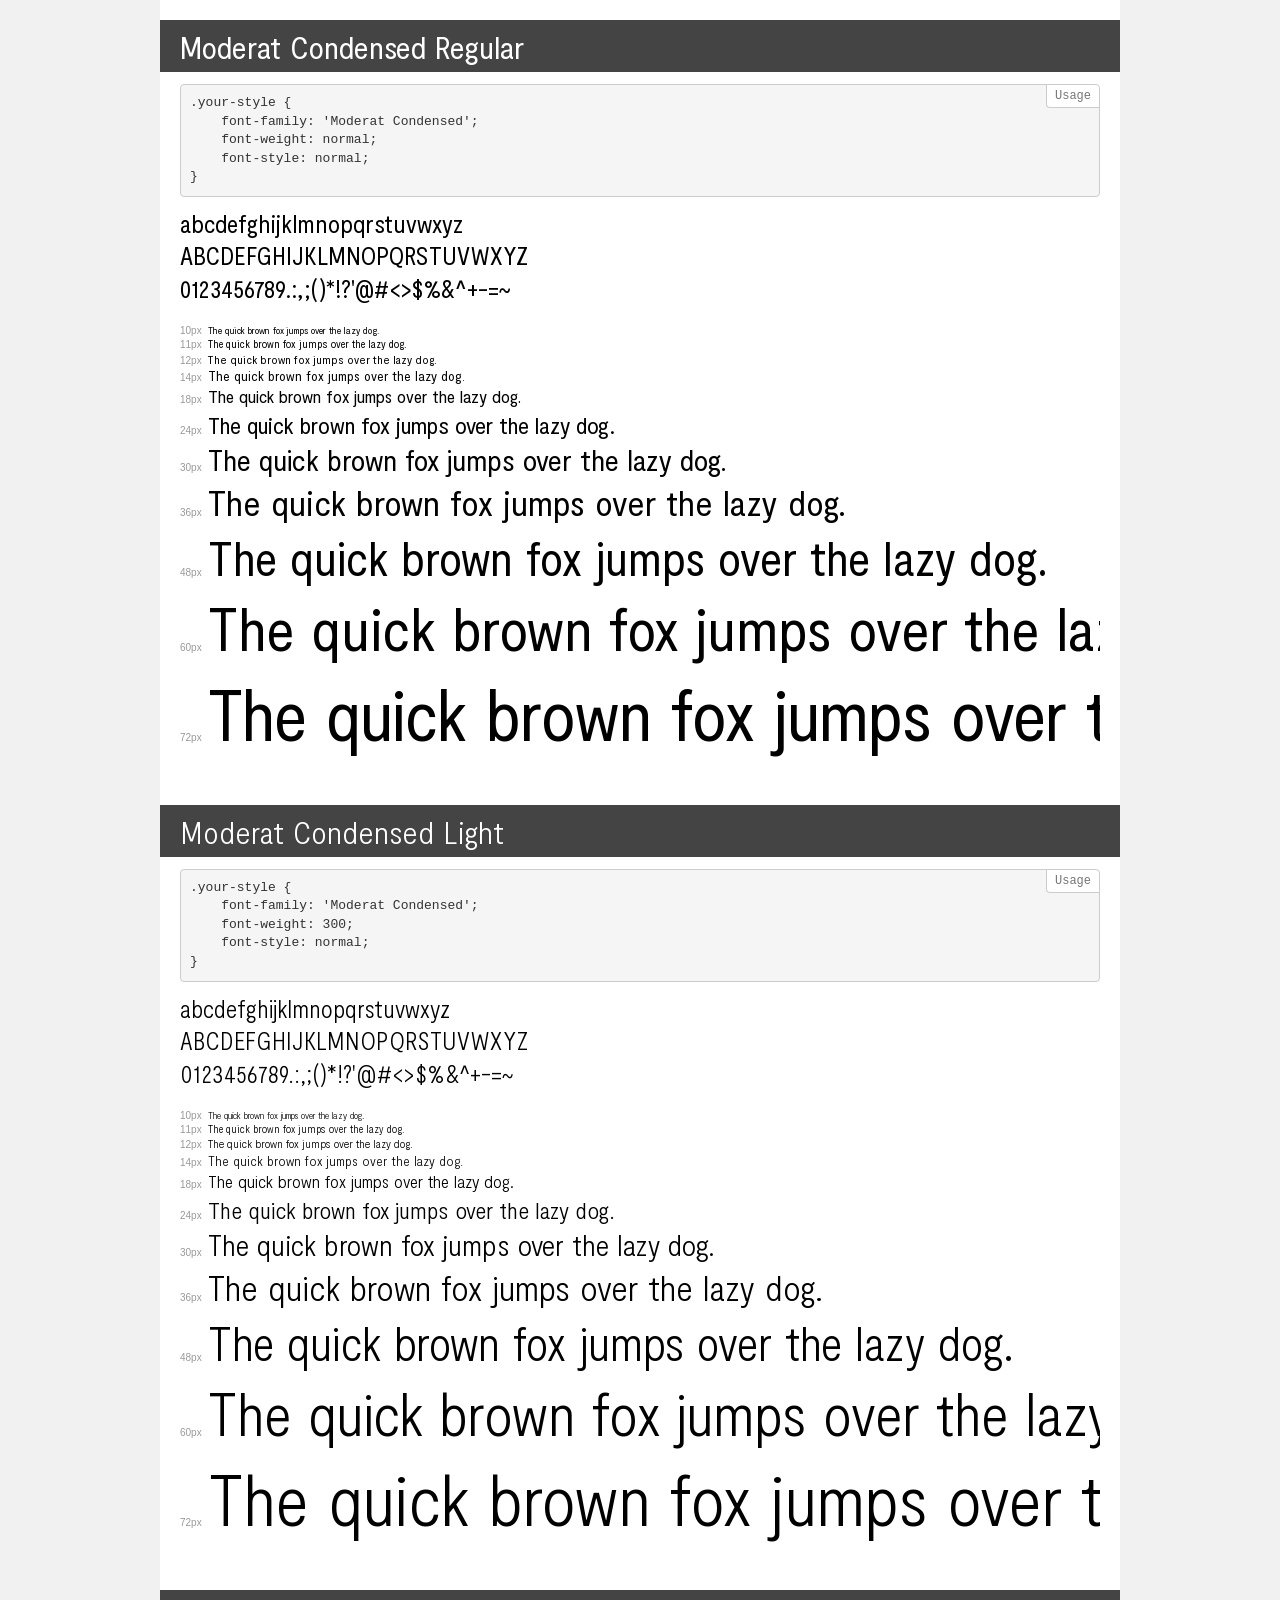
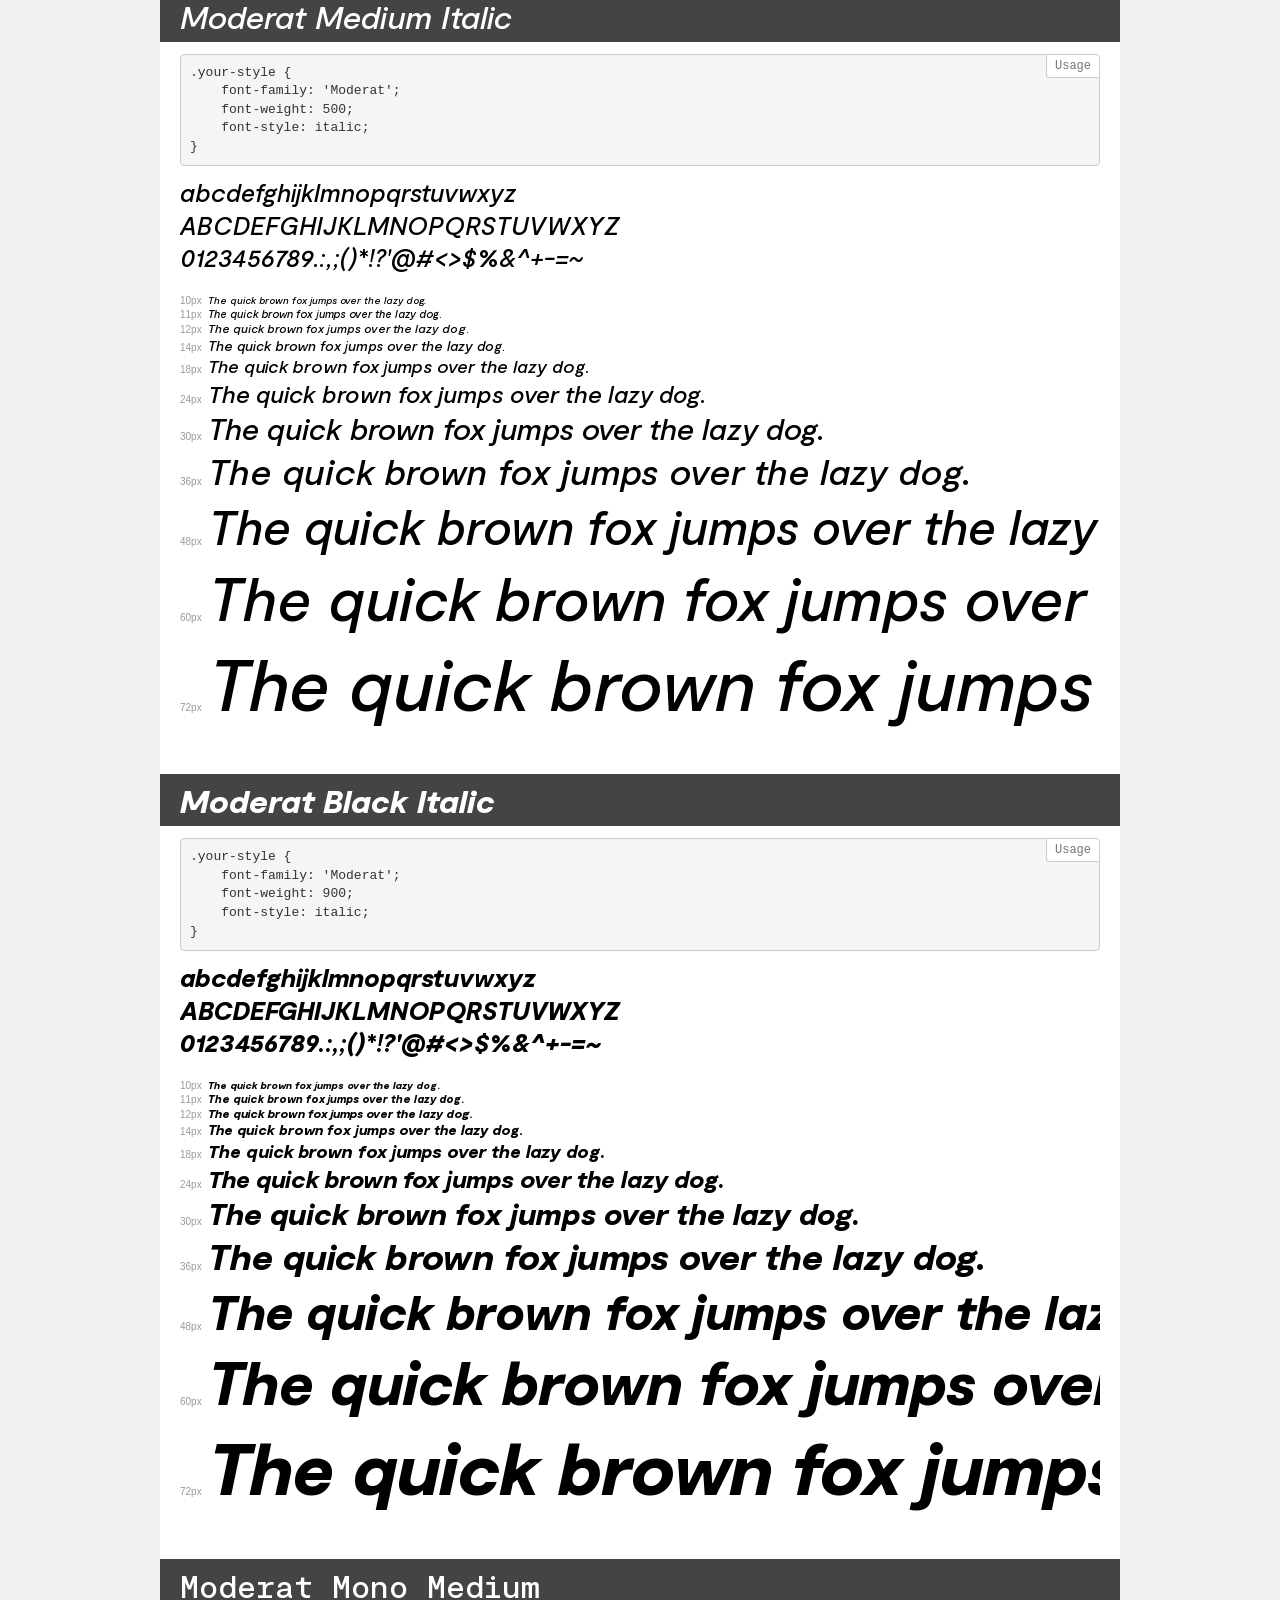
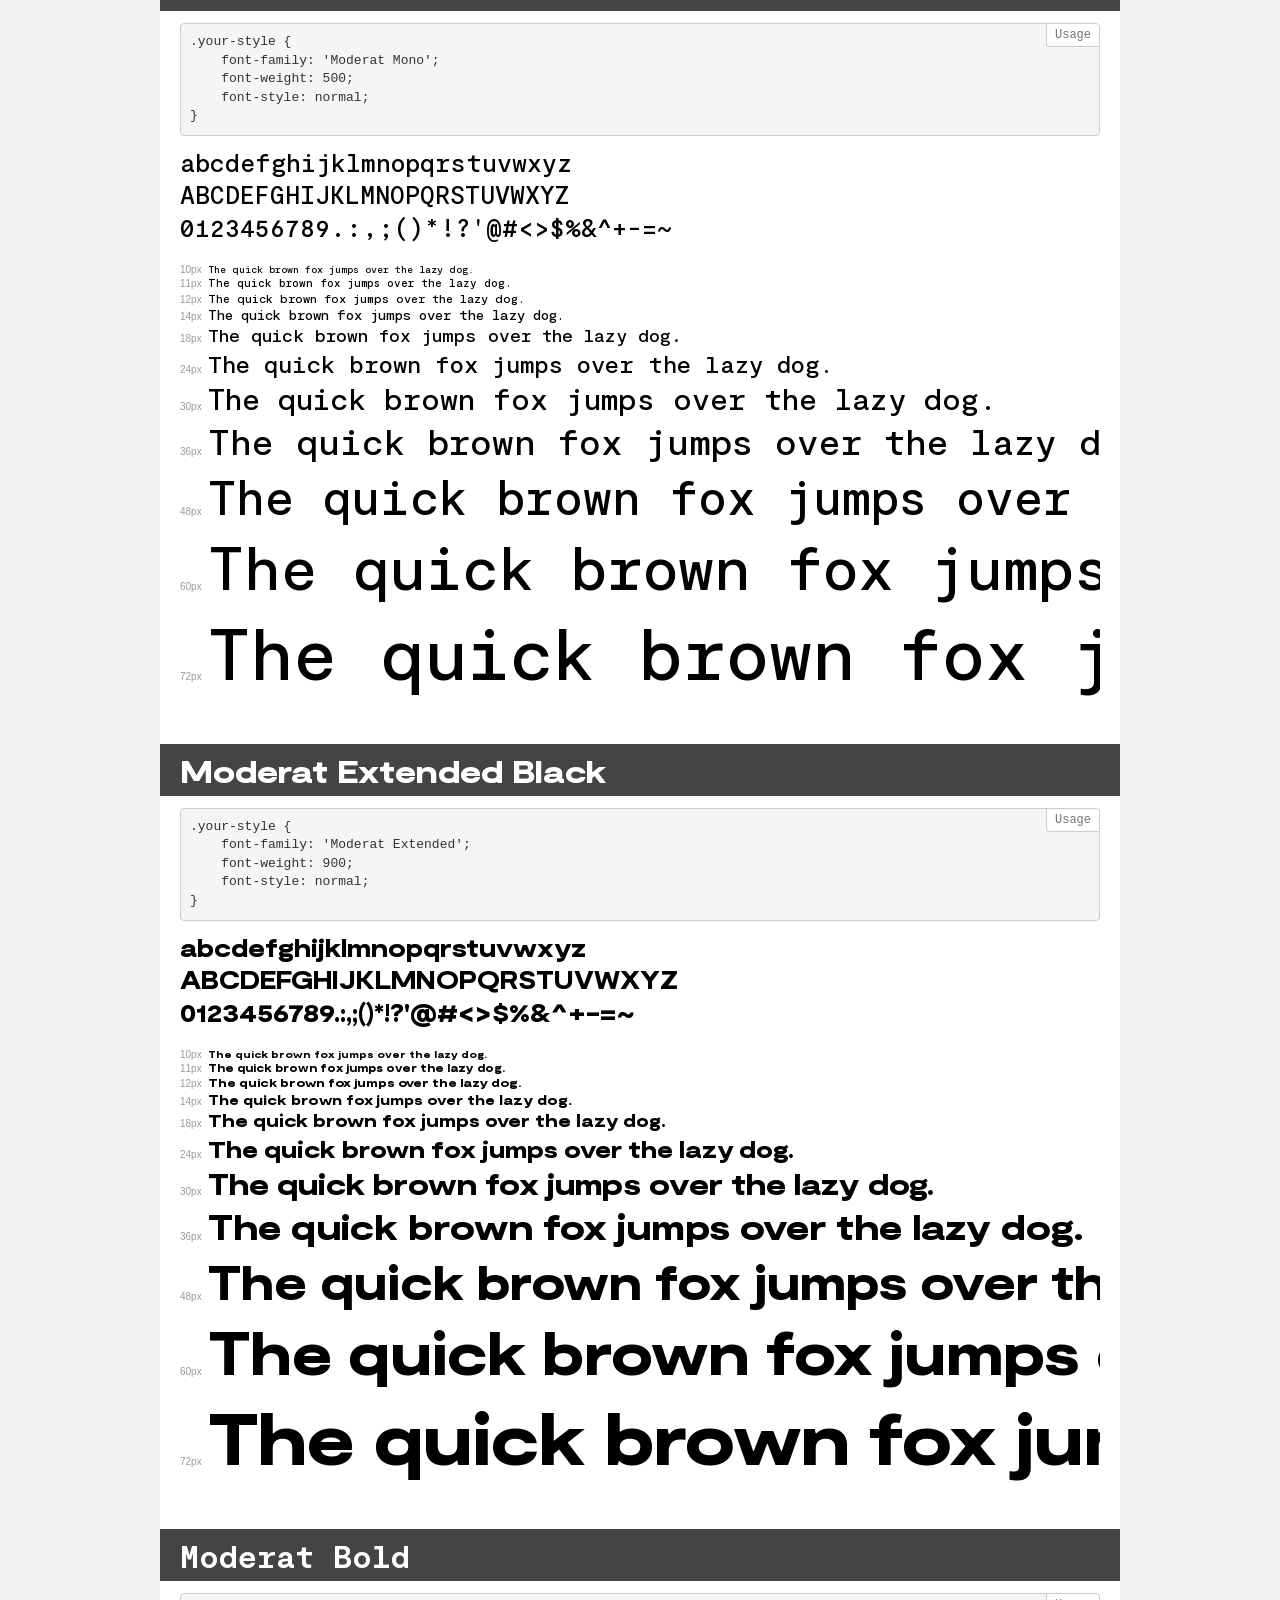
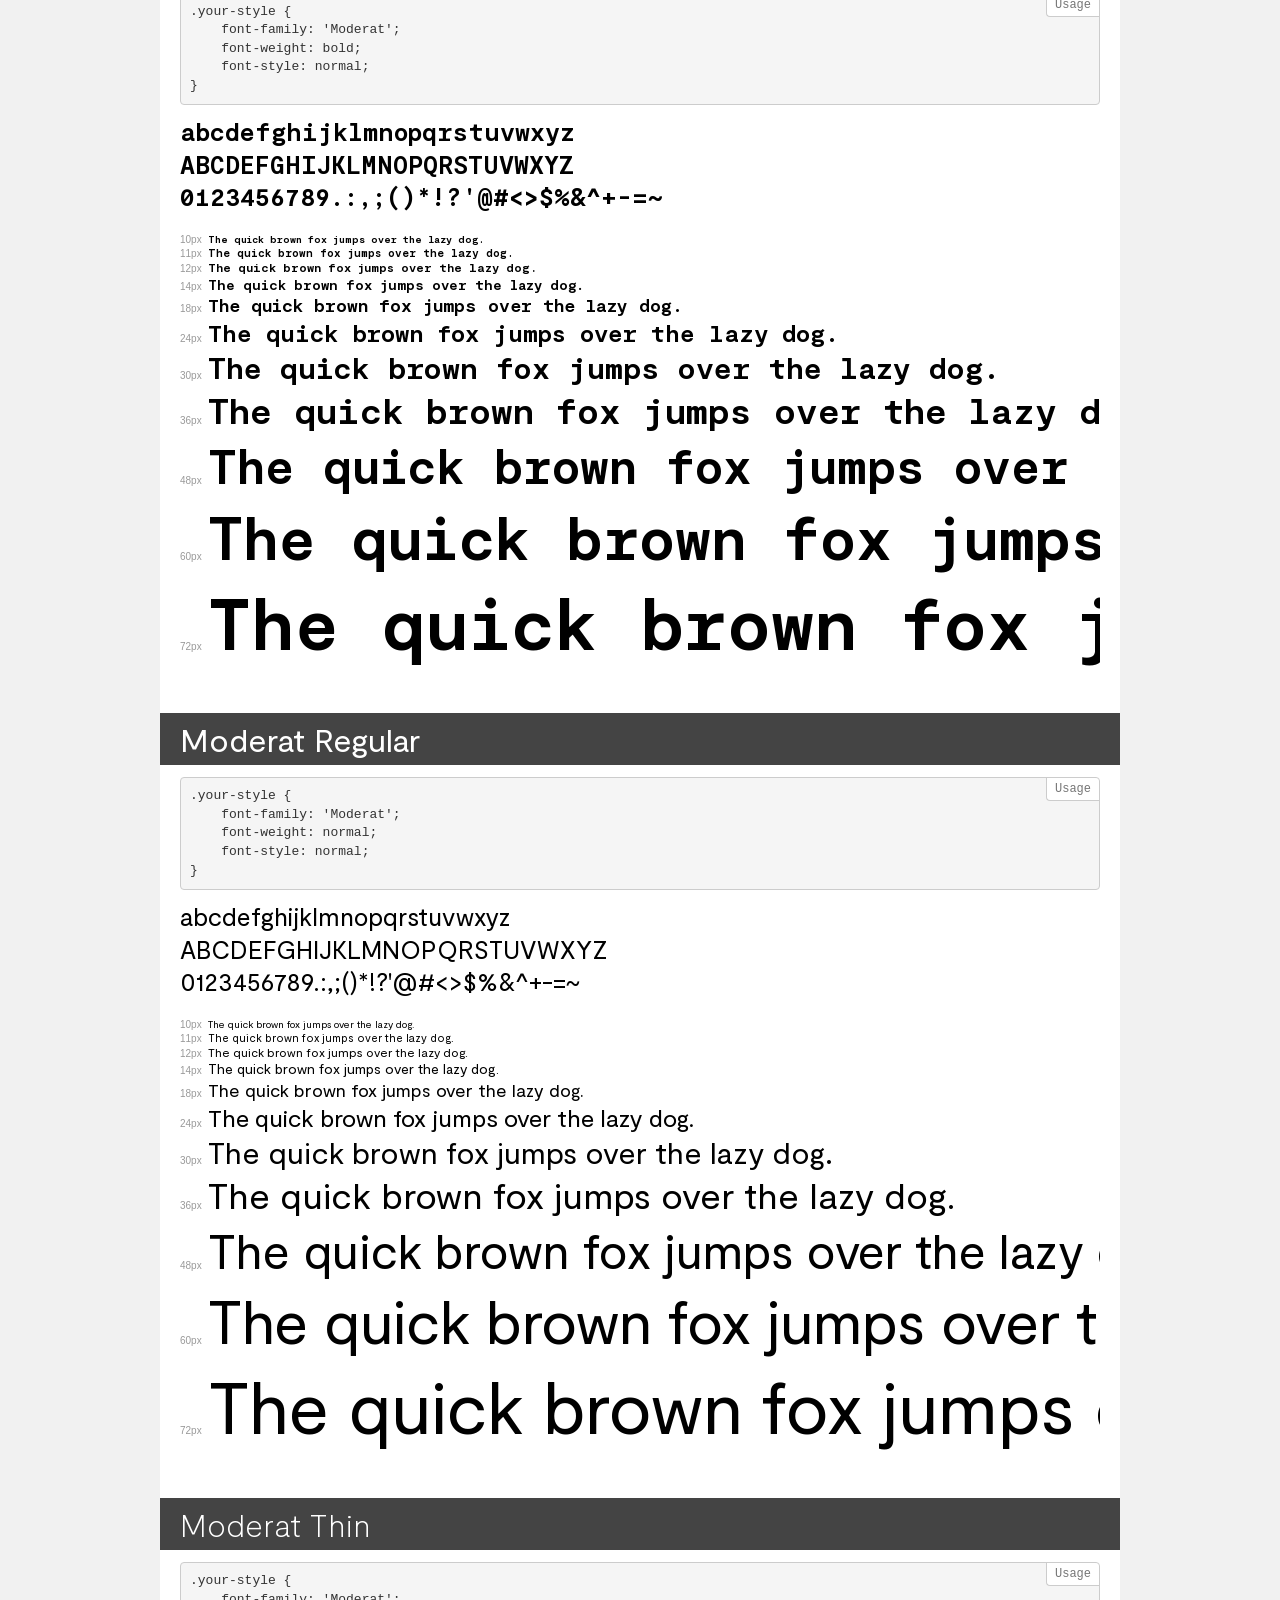
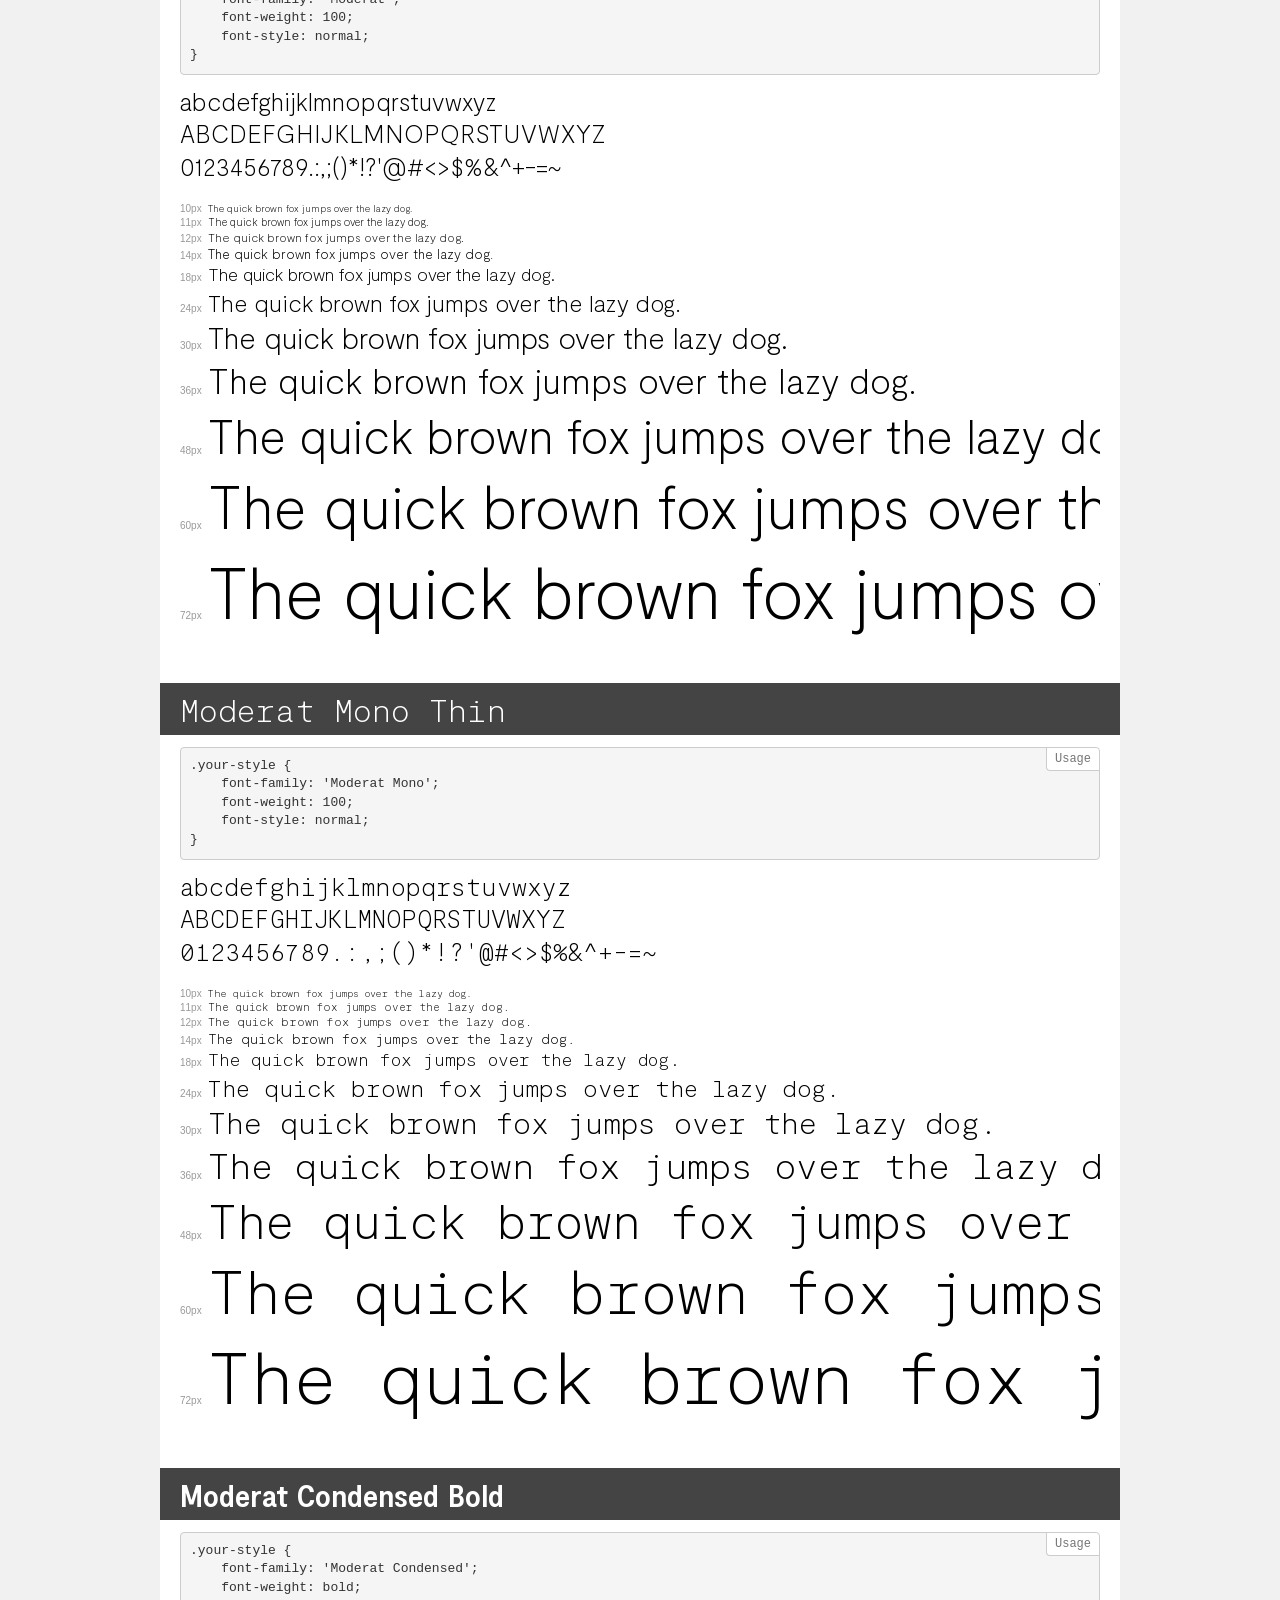
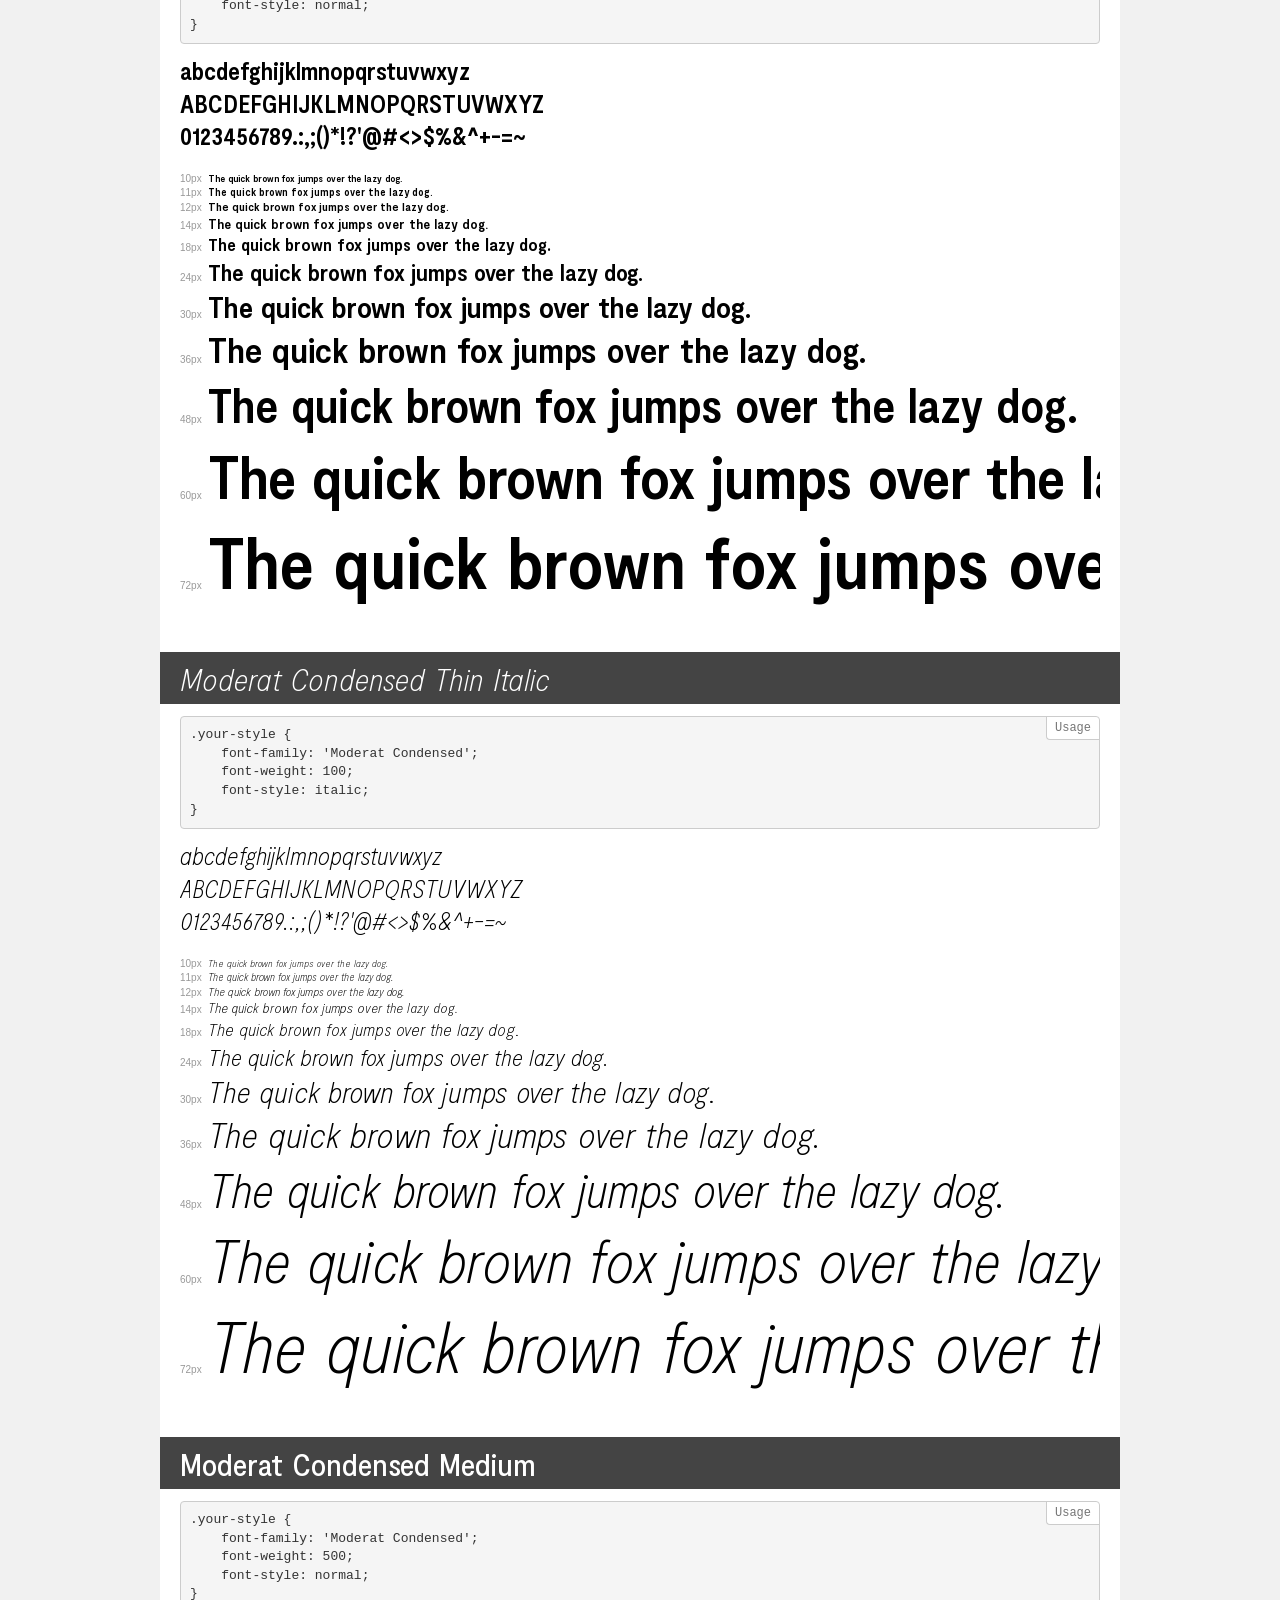
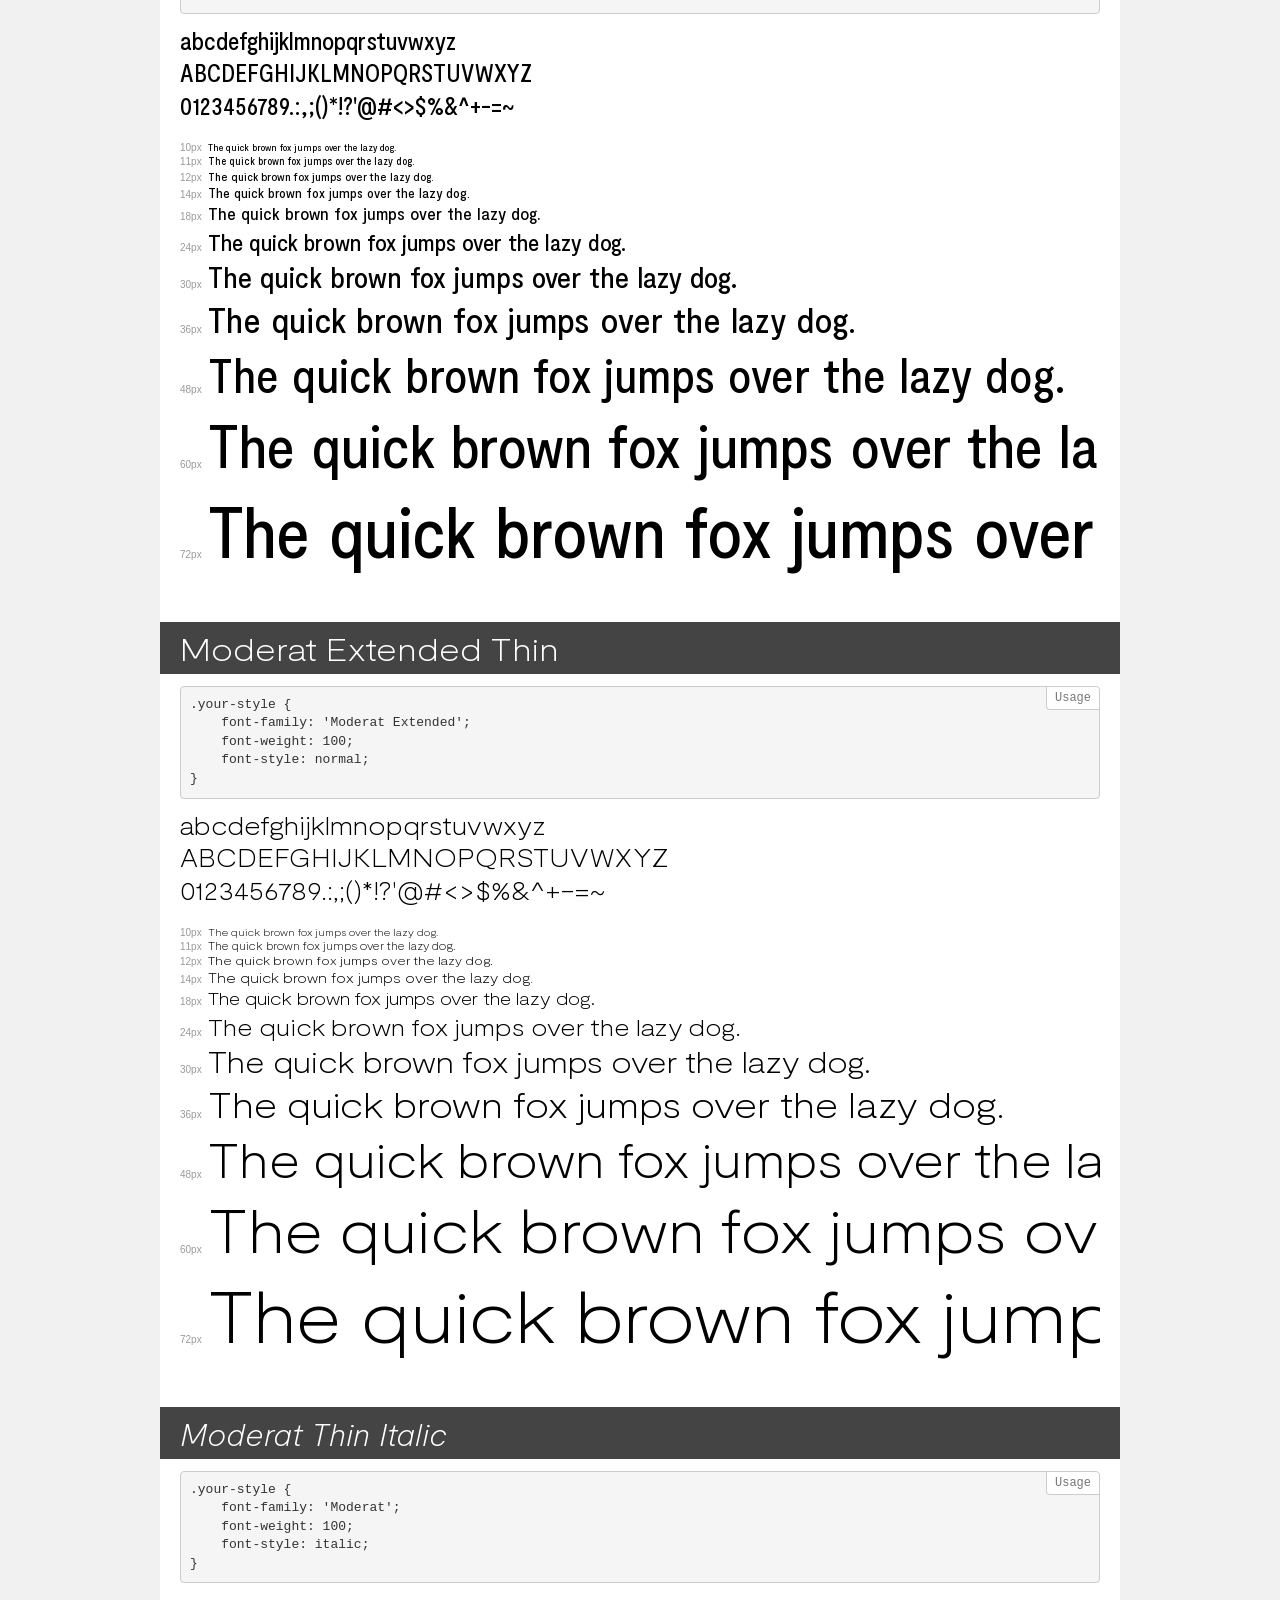
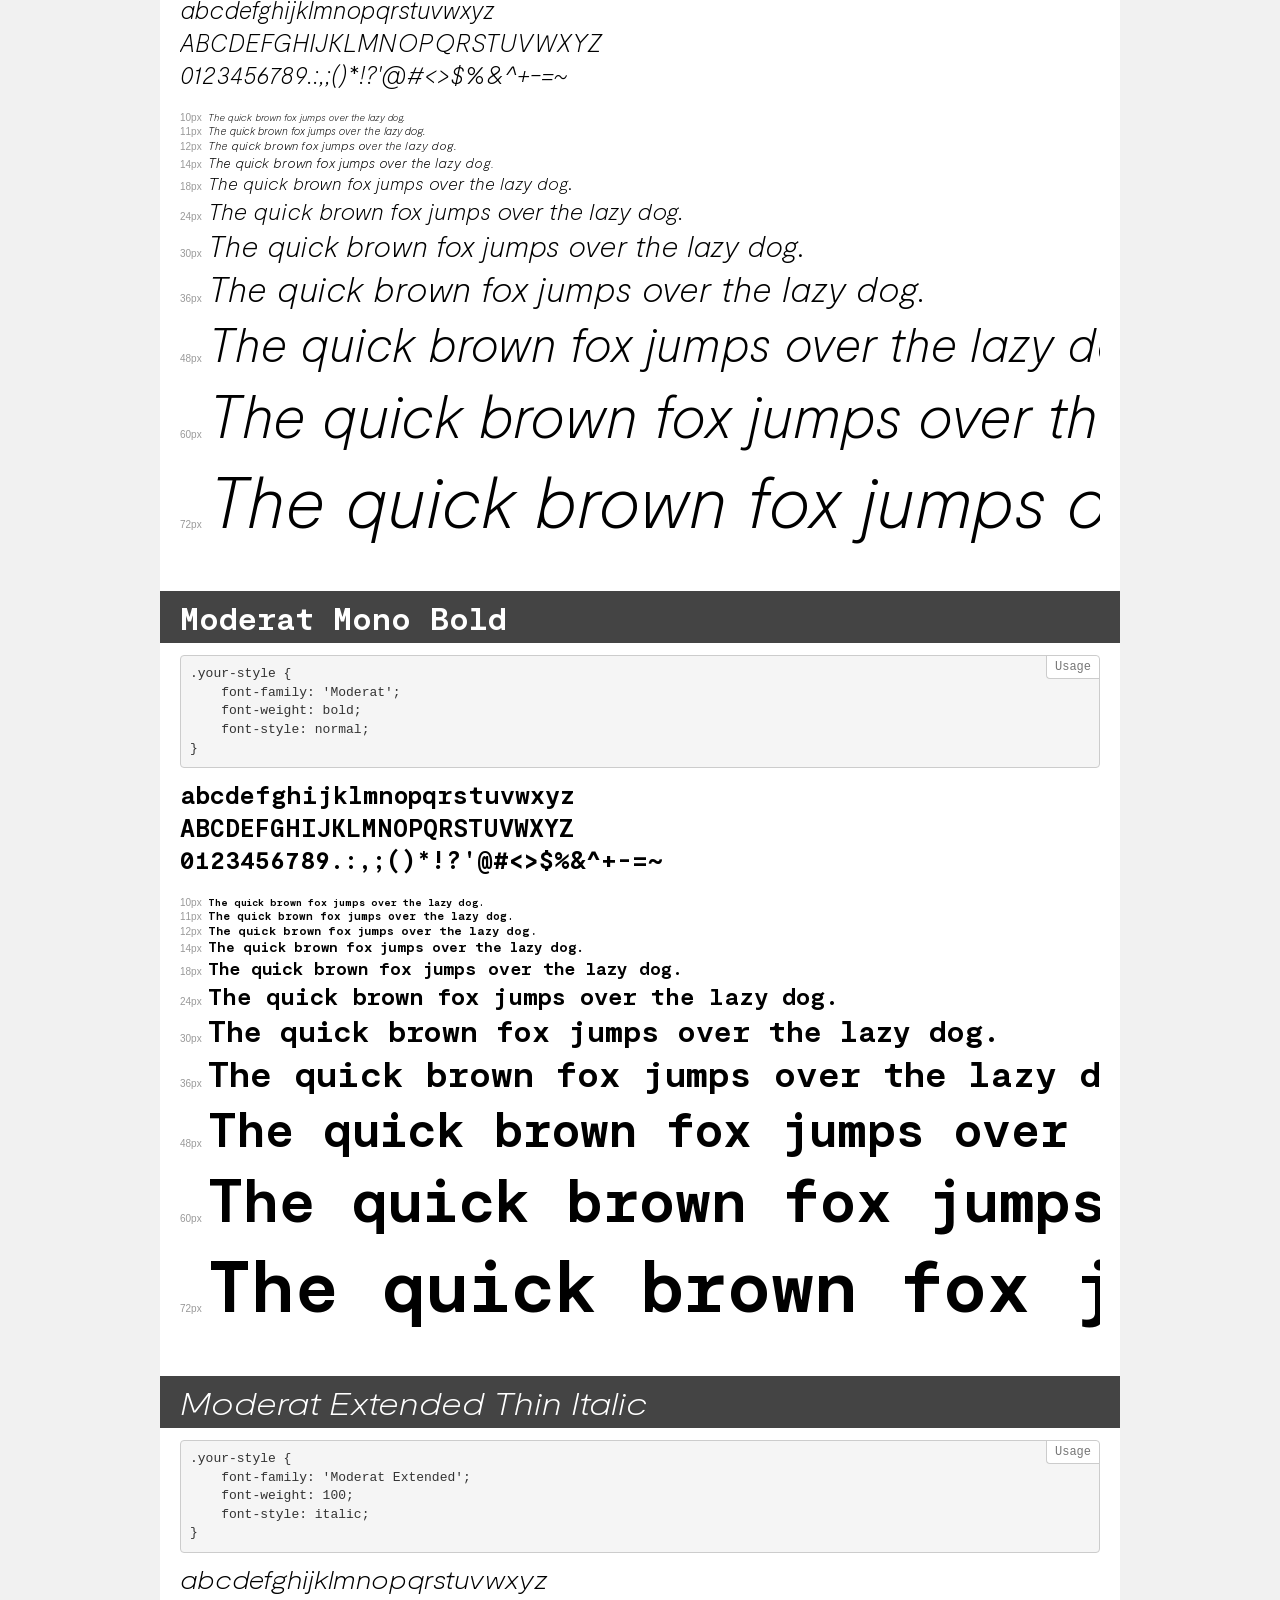
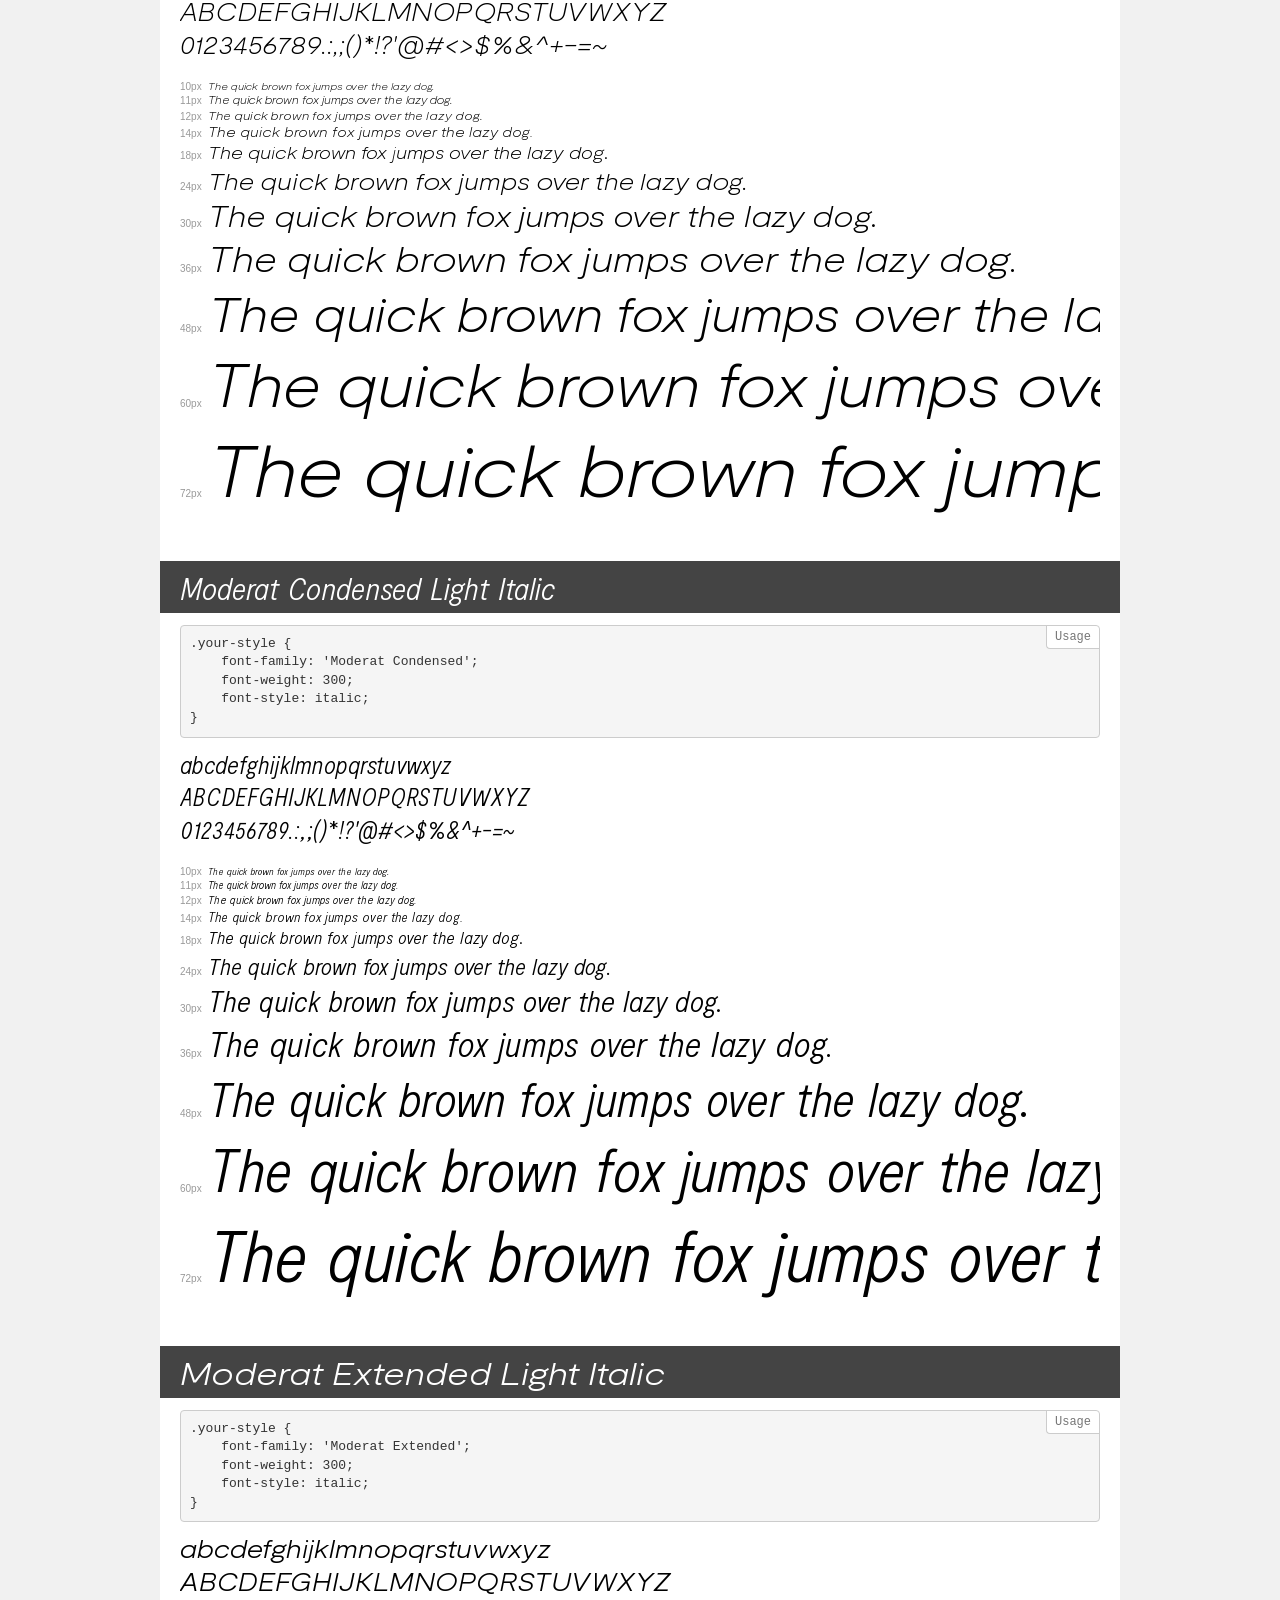
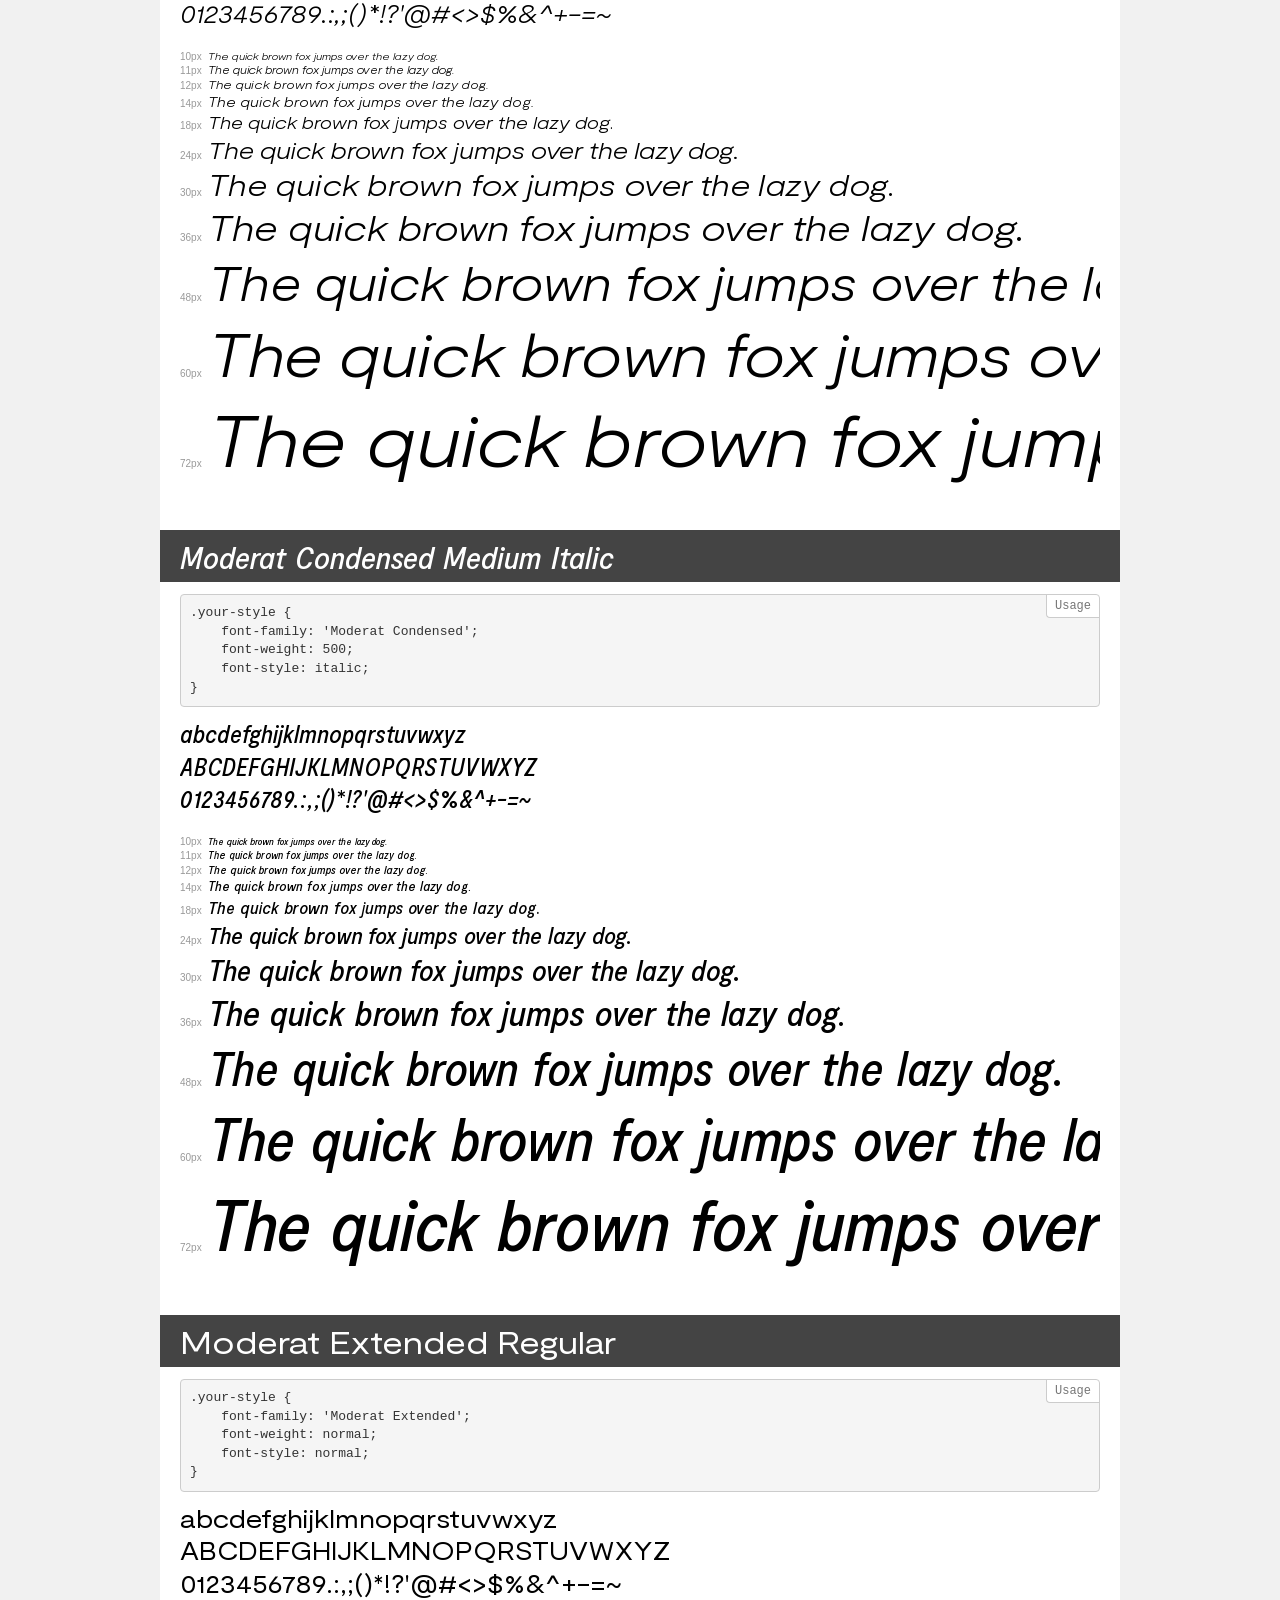
<file: font/demo.html>
<!DOCTYPE html>
<html>
<head>
    <meta charset="utf-8">
    <meta http-equiv="X-UA-Compatible" content="IE=edge">
    <meta name="viewport" content="width=device-width, initial-scale=1">
    <meta name="robots" content="noindex, noarchive">
    <meta name="format-detection" content="telephone=no">
    <title>Transfonter demo</title>
    <link href="stylesheet.css" rel="stylesheet">
    <style>
        /*
        http://meyerweb.com/eric/tools/css/reset/
        v2.0 | 20110126
        License: none (public domain)
        */
        html, body, div, span, applet, object, iframe,
        h1, h2, h3, h4, h5, h6, p, blockquote, pre,
        a, abbr, acronym, address, big, cite, code,
        del, dfn, em, img, ins, kbd, q, s, samp,
        small, strike, strong, sub, sup, tt, var,
        b, u, i, center,
        dl, dt, dd, ol, ul, li,
        fieldset, form, label, legend,
        table, caption, tbody, tfoot, thead, tr, th, td,
        article, aside, canvas, details, embed,
        figure, figcaption, footer, header, hgroup,
        menu, nav, output, ruby, section, summary,
        time, mark, audio, video {
            margin: 0;
            padding: 0;
            border: 0;
            font-size: 100%;
            font: inherit;
            vertical-align: baseline;
        }
        /* HTML5 display-role reset for older browsers */
        article, aside, details, figcaption, figure,
        footer, header, hgroup, menu, nav, section {
            display: block;
        }
        body {
            line-height: 1;
        }
        ol, ul {
            list-style: none;
        }
        blockquote, q {
            quotes: none;
        }
        blockquote:before, blockquote:after,
        q:before, q:after {
            content: '';
            content: none;
        }
        table {
            border-collapse: collapse;
            border-spacing: 0;
        }
        /* common styles */
        body {
            background: #f1f1f1;
            color: #000;
        }
        .page {
            background: #fff;
            width: 920px;
            margin: 0 auto;
            padding: 20px 20px 0 20px;
            overflow: hidden;
        }
        .font-container {
            overflow-x: auto;
            overflow-y: hidden;
            margin-bottom: 40px;
            line-height: 1.3;
            white-space: nowrap;
            padding-bottom: 5px;
        }
        h1 {
            position: relative;
            background: #444;
            font-size: 32px;
            color: #fff;
            padding: 10px 20px;
            margin: 0 -20px 12px -20px;
        }
        .letters {
            font-size: 25px;
            margin-bottom: 20px;
        }
        .s10:before {
            content: '10px';
        }
        .s11:before {
            content: '11px';
        }
        .s12:before {
            content: '12px';
        }
        .s14:before {
            content: '14px';
        }
        .s18:before {
            content: '18px';
        }
        .s24:before {
            content: '24px';
        }
        .s30:before {
            content: '30px';
        }
        .s36:before {
            content: '36px';
        }
        .s48:before {
            content: '48px';
        }
        .s60:before {
            content: '60px';
        }
        .s72:before {
            content: '72px';
        }
        .s10:before, .s11:before, .s12:before, .s14:before,
        .s18:before, .s24:before, .s30:before, .s36:before,
        .s48:before, .s60:before, .s72:before {
            font-family: Arial, sans-serif;
            font-size: 10px;
            font-weight: normal;
            font-style: normal;
            color: #999;
            padding-right: 6px;
        }
        pre {
            display: block;
            position: relative;
            padding: 9px;
            margin: 0 0 10px;
            font-family: Monaco, Menlo, Consolas, "Courier New", monospace !important;
            font-size: 13px;
            line-height: 1.428571429;
            color: #333;
            font-weight: normal !important;
            font-style: normal !important;
            background-color: #f5f5f5;
            border: 1px solid #ccc;
            overflow-x: auto;
            border-radius: 4px;
        }
        pre:after {
            display: block;
            position: absolute;
            right: 0;
            top: 0;
            content: 'Usage';
            line-height: 1;
            padding: 5px 8px;
            font-size: 12px;
            color: #767676;
            background-color: #fff;
            border: 1px solid #ccc;
            border-right: none;
            border-top: none;
            border-radius: 0 4px 0 4px;
            z-index: 10;
        }
        /* responsive */
        @media (max-width: 959px) {
            .page {
                width: auto;
                margin: 0;
            }
        }
    </style>
</head>
<body>
<div class="page">
    <div class="demo" style="font-family: 'Moderat Condensed'; font-weight: normal; font-style: normal;">
        <h1>Moderat Condensed Regular</h1>
        <pre>.your-style {
    font-family: 'Moderat Condensed';
    font-weight: normal;
    font-style: normal;
}</pre>
        <div class="font-container">
            <p class="letters">
                abcdefghijklmnopqrstuvwxyz<br>
ABCDEFGHIJKLMNOPQRSTUVWXYZ<br>
                0123456789.:,;()*!?'@#<>$%&^+-=~
            </p>
            <p class="s10" style="font-size: 10px;">The quick brown fox jumps over the lazy dog.</p>
            <p class="s11" style="font-size: 11px;">The quick brown fox jumps over the lazy dog.</p>
            <p class="s12" style="font-size: 12px;">The quick brown fox jumps over the lazy dog.</p>
            <p class="s14" style="font-size: 14px;">The quick brown fox jumps over the lazy dog.</p>
            <p class="s18" style="font-size: 18px;">The quick brown fox jumps over the lazy dog.</p>
            <p class="s24" style="font-size: 24px;">The quick brown fox jumps over the lazy dog.</p>
            <p class="s30" style="font-size: 30px;">The quick brown fox jumps over the lazy dog.</p>
            <p class="s36" style="font-size: 36px;">The quick brown fox jumps over the lazy dog.</p>
            <p class="s48" style="font-size: 48px;">The quick brown fox jumps over the lazy dog.</p>
            <p class="s60" style="font-size: 60px;">The quick brown fox jumps over the lazy dog.</p>
            <p class="s72" style="font-size: 72px;">The quick brown fox jumps over the lazy dog.</p>
        </div>
    </div>
    <div class="demo" style="font-family: 'Moderat Condensed'; font-weight: 300; font-style: normal;">
        <h1>Moderat Condensed Light</h1>
        <pre>.your-style {
    font-family: 'Moderat Condensed';
    font-weight: 300;
    font-style: normal;
}</pre>
        <div class="font-container">
            <p class="letters">
                abcdefghijklmnopqrstuvwxyz<br>
ABCDEFGHIJKLMNOPQRSTUVWXYZ<br>
                0123456789.:,;()*!?'@#<>$%&^+-=~
            </p>
            <p class="s10" style="font-size: 10px;">The quick brown fox jumps over the lazy dog.</p>
            <p class="s11" style="font-size: 11px;">The quick brown fox jumps over the lazy dog.</p>
            <p class="s12" style="font-size: 12px;">The quick brown fox jumps over the lazy dog.</p>
            <p class="s14" style="font-size: 14px;">The quick brown fox jumps over the lazy dog.</p>
            <p class="s18" style="font-size: 18px;">The quick brown fox jumps over the lazy dog.</p>
            <p class="s24" style="font-size: 24px;">The quick brown fox jumps over the lazy dog.</p>
            <p class="s30" style="font-size: 30px;">The quick brown fox jumps over the lazy dog.</p>
            <p class="s36" style="font-size: 36px;">The quick brown fox jumps over the lazy dog.</p>
            <p class="s48" style="font-size: 48px;">The quick brown fox jumps over the lazy dog.</p>
            <p class="s60" style="font-size: 60px;">The quick brown fox jumps over the lazy dog.</p>
            <p class="s72" style="font-size: 72px;">The quick brown fox jumps over the lazy dog.</p>
        </div>
    </div>
    <div class="demo" style="font-family: 'Moderat'; font-weight: 500; font-style: italic;">
        <h1>Moderat Medium Italic</h1>
        <pre>.your-style {
    font-family: 'Moderat';
    font-weight: 500;
    font-style: italic;
}</pre>
        <div class="font-container">
            <p class="letters">
                abcdefghijklmnopqrstuvwxyz<br>
ABCDEFGHIJKLMNOPQRSTUVWXYZ<br>
                0123456789.:,;()*!?'@#<>$%&^+-=~
            </p>
            <p class="s10" style="font-size: 10px;">The quick brown fox jumps over the lazy dog.</p>
            <p class="s11" style="font-size: 11px;">The quick brown fox jumps over the lazy dog.</p>
            <p class="s12" style="font-size: 12px;">The quick brown fox jumps over the lazy dog.</p>
            <p class="s14" style="font-size: 14px;">The quick brown fox jumps over the lazy dog.</p>
            <p class="s18" style="font-size: 18px;">The quick brown fox jumps over the lazy dog.</p>
            <p class="s24" style="font-size: 24px;">The quick brown fox jumps over the lazy dog.</p>
            <p class="s30" style="font-size: 30px;">The quick brown fox jumps over the lazy dog.</p>
            <p class="s36" style="font-size: 36px;">The quick brown fox jumps over the lazy dog.</p>
            <p class="s48" style="font-size: 48px;">The quick brown fox jumps over the lazy dog.</p>
            <p class="s60" style="font-size: 60px;">The quick brown fox jumps over the lazy dog.</p>
            <p class="s72" style="font-size: 72px;">The quick brown fox jumps over the lazy dog.</p>
        </div>
    </div>
    <div class="demo" style="font-family: 'Moderat'; font-weight: 900; font-style: italic;">
        <h1>Moderat Black Italic</h1>
        <pre>.your-style {
    font-family: 'Moderat';
    font-weight: 900;
    font-style: italic;
}</pre>
        <div class="font-container">
            <p class="letters">
                abcdefghijklmnopqrstuvwxyz<br>
ABCDEFGHIJKLMNOPQRSTUVWXYZ<br>
                0123456789.:,;()*!?'@#<>$%&^+-=~
            </p>
            <p class="s10" style="font-size: 10px;">The quick brown fox jumps over the lazy dog.</p>
            <p class="s11" style="font-size: 11px;">The quick brown fox jumps over the lazy dog.</p>
            <p class="s12" style="font-size: 12px;">The quick brown fox jumps over the lazy dog.</p>
            <p class="s14" style="font-size: 14px;">The quick brown fox jumps over the lazy dog.</p>
            <p class="s18" style="font-size: 18px;">The quick brown fox jumps over the lazy dog.</p>
            <p class="s24" style="font-size: 24px;">The quick brown fox jumps over the lazy dog.</p>
            <p class="s30" style="font-size: 30px;">The quick brown fox jumps over the lazy dog.</p>
            <p class="s36" style="font-size: 36px;">The quick brown fox jumps over the lazy dog.</p>
            <p class="s48" style="font-size: 48px;">The quick brown fox jumps over the lazy dog.</p>
            <p class="s60" style="font-size: 60px;">The quick brown fox jumps over the lazy dog.</p>
            <p class="s72" style="font-size: 72px;">The quick brown fox jumps over the lazy dog.</p>
        </div>
    </div>
    <div class="demo" style="font-family: 'Moderat Mono'; font-weight: 500; font-style: normal;">
        <h1>Moderat Mono Medium</h1>
        <pre>.your-style {
    font-family: 'Moderat Mono';
    font-weight: 500;
    font-style: normal;
}</pre>
        <div class="font-container">
            <p class="letters">
                abcdefghijklmnopqrstuvwxyz<br>
ABCDEFGHIJKLMNOPQRSTUVWXYZ<br>
                0123456789.:,;()*!?'@#<>$%&^+-=~
            </p>
            <p class="s10" style="font-size: 10px;">The quick brown fox jumps over the lazy dog.</p>
            <p class="s11" style="font-size: 11px;">The quick brown fox jumps over the lazy dog.</p>
            <p class="s12" style="font-size: 12px;">The quick brown fox jumps over the lazy dog.</p>
            <p class="s14" style="font-size: 14px;">The quick brown fox jumps over the lazy dog.</p>
            <p class="s18" style="font-size: 18px;">The quick brown fox jumps over the lazy dog.</p>
            <p class="s24" style="font-size: 24px;">The quick brown fox jumps over the lazy dog.</p>
            <p class="s30" style="font-size: 30px;">The quick brown fox jumps over the lazy dog.</p>
            <p class="s36" style="font-size: 36px;">The quick brown fox jumps over the lazy dog.</p>
            <p class="s48" style="font-size: 48px;">The quick brown fox jumps over the lazy dog.</p>
            <p class="s60" style="font-size: 60px;">The quick brown fox jumps over the lazy dog.</p>
            <p class="s72" style="font-size: 72px;">The quick brown fox jumps over the lazy dog.</p>
        </div>
    </div>
    <div class="demo" style="font-family: 'Moderat Extended'; font-weight: 900; font-style: normal;">
        <h1>Moderat Extended Black</h1>
        <pre>.your-style {
    font-family: 'Moderat Extended';
    font-weight: 900;
    font-style: normal;
}</pre>
        <div class="font-container">
            <p class="letters">
                abcdefghijklmnopqrstuvwxyz<br>
ABCDEFGHIJKLMNOPQRSTUVWXYZ<br>
                0123456789.:,;()*!?'@#<>$%&^+-=~
            </p>
            <p class="s10" style="font-size: 10px;">The quick brown fox jumps over the lazy dog.</p>
            <p class="s11" style="font-size: 11px;">The quick brown fox jumps over the lazy dog.</p>
            <p class="s12" style="font-size: 12px;">The quick brown fox jumps over the lazy dog.</p>
            <p class="s14" style="font-size: 14px;">The quick brown fox jumps over the lazy dog.</p>
            <p class="s18" style="font-size: 18px;">The quick brown fox jumps over the lazy dog.</p>
            <p class="s24" style="font-size: 24px;">The quick brown fox jumps over the lazy dog.</p>
            <p class="s30" style="font-size: 30px;">The quick brown fox jumps over the lazy dog.</p>
            <p class="s36" style="font-size: 36px;">The quick brown fox jumps over the lazy dog.</p>
            <p class="s48" style="font-size: 48px;">The quick brown fox jumps over the lazy dog.</p>
            <p class="s60" style="font-size: 60px;">The quick brown fox jumps over the lazy dog.</p>
            <p class="s72" style="font-size: 72px;">The quick brown fox jumps over the lazy dog.</p>
        </div>
    </div>
    <div class="demo" style="font-family: 'Moderat'; font-weight: bold; font-style: normal;">
        <h1>Moderat Bold</h1>
        <pre>.your-style {
    font-family: 'Moderat';
    font-weight: bold;
    font-style: normal;
}</pre>
        <div class="font-container">
            <p class="letters">
                abcdefghijklmnopqrstuvwxyz<br>
ABCDEFGHIJKLMNOPQRSTUVWXYZ<br>
                0123456789.:,;()*!?'@#<>$%&^+-=~
            </p>
            <p class="s10" style="font-size: 10px;">The quick brown fox jumps over the lazy dog.</p>
            <p class="s11" style="font-size: 11px;">The quick brown fox jumps over the lazy dog.</p>
            <p class="s12" style="font-size: 12px;">The quick brown fox jumps over the lazy dog.</p>
            <p class="s14" style="font-size: 14px;">The quick brown fox jumps over the lazy dog.</p>
            <p class="s18" style="font-size: 18px;">The quick brown fox jumps over the lazy dog.</p>
            <p class="s24" style="font-size: 24px;">The quick brown fox jumps over the lazy dog.</p>
            <p class="s30" style="font-size: 30px;">The quick brown fox jumps over the lazy dog.</p>
            <p class="s36" style="font-size: 36px;">The quick brown fox jumps over the lazy dog.</p>
            <p class="s48" style="font-size: 48px;">The quick brown fox jumps over the lazy dog.</p>
            <p class="s60" style="font-size: 60px;">The quick brown fox jumps over the lazy dog.</p>
            <p class="s72" style="font-size: 72px;">The quick brown fox jumps over the lazy dog.</p>
        </div>
    </div>
    <div class="demo" style="font-family: 'Moderat'; font-weight: normal; font-style: normal;">
        <h1>Moderat Regular</h1>
        <pre>.your-style {
    font-family: 'Moderat';
    font-weight: normal;
    font-style: normal;
}</pre>
        <div class="font-container">
            <p class="letters">
                abcdefghijklmnopqrstuvwxyz<br>
ABCDEFGHIJKLMNOPQRSTUVWXYZ<br>
                0123456789.:,;()*!?'@#<>$%&^+-=~
            </p>
            <p class="s10" style="font-size: 10px;">The quick brown fox jumps over the lazy dog.</p>
            <p class="s11" style="font-size: 11px;">The quick brown fox jumps over the lazy dog.</p>
            <p class="s12" style="font-size: 12px;">The quick brown fox jumps over the lazy dog.</p>
            <p class="s14" style="font-size: 14px;">The quick brown fox jumps over the lazy dog.</p>
            <p class="s18" style="font-size: 18px;">The quick brown fox jumps over the lazy dog.</p>
            <p class="s24" style="font-size: 24px;">The quick brown fox jumps over the lazy dog.</p>
            <p class="s30" style="font-size: 30px;">The quick brown fox jumps over the lazy dog.</p>
            <p class="s36" style="font-size: 36px;">The quick brown fox jumps over the lazy dog.</p>
            <p class="s48" style="font-size: 48px;">The quick brown fox jumps over the lazy dog.</p>
            <p class="s60" style="font-size: 60px;">The quick brown fox jumps over the lazy dog.</p>
            <p class="s72" style="font-size: 72px;">The quick brown fox jumps over the lazy dog.</p>
        </div>
    </div>
    <div class="demo" style="font-family: 'Moderat'; font-weight: 100; font-style: normal;">
        <h1>Moderat Thin</h1>
        <pre>.your-style {
    font-family: 'Moderat';
    font-weight: 100;
    font-style: normal;
}</pre>
        <div class="font-container">
            <p class="letters">
                abcdefghijklmnopqrstuvwxyz<br>
ABCDEFGHIJKLMNOPQRSTUVWXYZ<br>
                0123456789.:,;()*!?'@#<>$%&^+-=~
            </p>
            <p class="s10" style="font-size: 10px;">The quick brown fox jumps over the lazy dog.</p>
            <p class="s11" style="font-size: 11px;">The quick brown fox jumps over the lazy dog.</p>
            <p class="s12" style="font-size: 12px;">The quick brown fox jumps over the lazy dog.</p>
            <p class="s14" style="font-size: 14px;">The quick brown fox jumps over the lazy dog.</p>
            <p class="s18" style="font-size: 18px;">The quick brown fox jumps over the lazy dog.</p>
            <p class="s24" style="font-size: 24px;">The quick brown fox jumps over the lazy dog.</p>
            <p class="s30" style="font-size: 30px;">The quick brown fox jumps over the lazy dog.</p>
            <p class="s36" style="font-size: 36px;">The quick brown fox jumps over the lazy dog.</p>
            <p class="s48" style="font-size: 48px;">The quick brown fox jumps over the lazy dog.</p>
            <p class="s60" style="font-size: 60px;">The quick brown fox jumps over the lazy dog.</p>
            <p class="s72" style="font-size: 72px;">The quick brown fox jumps over the lazy dog.</p>
        </div>
    </div>
    <div class="demo" style="font-family: 'Moderat Mono'; font-weight: 100; font-style: normal;">
        <h1>Moderat Mono Thin</h1>
        <pre>.your-style {
    font-family: 'Moderat Mono';
    font-weight: 100;
    font-style: normal;
}</pre>
        <div class="font-container">
            <p class="letters">
                abcdefghijklmnopqrstuvwxyz<br>
ABCDEFGHIJKLMNOPQRSTUVWXYZ<br>
                0123456789.:,;()*!?'@#<>$%&^+-=~
            </p>
            <p class="s10" style="font-size: 10px;">The quick brown fox jumps over the lazy dog.</p>
            <p class="s11" style="font-size: 11px;">The quick brown fox jumps over the lazy dog.</p>
            <p class="s12" style="font-size: 12px;">The quick brown fox jumps over the lazy dog.</p>
            <p class="s14" style="font-size: 14px;">The quick brown fox jumps over the lazy dog.</p>
            <p class="s18" style="font-size: 18px;">The quick brown fox jumps over the lazy dog.</p>
            <p class="s24" style="font-size: 24px;">The quick brown fox jumps over the lazy dog.</p>
            <p class="s30" style="font-size: 30px;">The quick brown fox jumps over the lazy dog.</p>
            <p class="s36" style="font-size: 36px;">The quick brown fox jumps over the lazy dog.</p>
            <p class="s48" style="font-size: 48px;">The quick brown fox jumps over the lazy dog.</p>
            <p class="s60" style="font-size: 60px;">The quick brown fox jumps over the lazy dog.</p>
            <p class="s72" style="font-size: 72px;">The quick brown fox jumps over the lazy dog.</p>
        </div>
    </div>
    <div class="demo" style="font-family: 'Moderat Condensed'; font-weight: bold; font-style: normal;">
        <h1>Moderat Condensed Bold</h1>
        <pre>.your-style {
    font-family: 'Moderat Condensed';
    font-weight: bold;
    font-style: normal;
}</pre>
        <div class="font-container">
            <p class="letters">
                abcdefghijklmnopqrstuvwxyz<br>
ABCDEFGHIJKLMNOPQRSTUVWXYZ<br>
                0123456789.:,;()*!?'@#<>$%&^+-=~
            </p>
            <p class="s10" style="font-size: 10px;">The quick brown fox jumps over the lazy dog.</p>
            <p class="s11" style="font-size: 11px;">The quick brown fox jumps over the lazy dog.</p>
            <p class="s12" style="font-size: 12px;">The quick brown fox jumps over the lazy dog.</p>
            <p class="s14" style="font-size: 14px;">The quick brown fox jumps over the lazy dog.</p>
            <p class="s18" style="font-size: 18px;">The quick brown fox jumps over the lazy dog.</p>
            <p class="s24" style="font-size: 24px;">The quick brown fox jumps over the lazy dog.</p>
            <p class="s30" style="font-size: 30px;">The quick brown fox jumps over the lazy dog.</p>
            <p class="s36" style="font-size: 36px;">The quick brown fox jumps over the lazy dog.</p>
            <p class="s48" style="font-size: 48px;">The quick brown fox jumps over the lazy dog.</p>
            <p class="s60" style="font-size: 60px;">The quick brown fox jumps over the lazy dog.</p>
            <p class="s72" style="font-size: 72px;">The quick brown fox jumps over the lazy dog.</p>
        </div>
    </div>
    <div class="demo" style="font-family: 'Moderat Condensed'; font-weight: 100; font-style: italic;">
        <h1>Moderat Condensed Thin Italic</h1>
        <pre>.your-style {
    font-family: 'Moderat Condensed';
    font-weight: 100;
    font-style: italic;
}</pre>
        <div class="font-container">
            <p class="letters">
                abcdefghijklmnopqrstuvwxyz<br>
ABCDEFGHIJKLMNOPQRSTUVWXYZ<br>
                0123456789.:,;()*!?'@#<>$%&^+-=~
            </p>
            <p class="s10" style="font-size: 10px;">The quick brown fox jumps over the lazy dog.</p>
            <p class="s11" style="font-size: 11px;">The quick brown fox jumps over the lazy dog.</p>
            <p class="s12" style="font-size: 12px;">The quick brown fox jumps over the lazy dog.</p>
            <p class="s14" style="font-size: 14px;">The quick brown fox jumps over the lazy dog.</p>
            <p class="s18" style="font-size: 18px;">The quick brown fox jumps over the lazy dog.</p>
            <p class="s24" style="font-size: 24px;">The quick brown fox jumps over the lazy dog.</p>
            <p class="s30" style="font-size: 30px;">The quick brown fox jumps over the lazy dog.</p>
            <p class="s36" style="font-size: 36px;">The quick brown fox jumps over the lazy dog.</p>
            <p class="s48" style="font-size: 48px;">The quick brown fox jumps over the lazy dog.</p>
            <p class="s60" style="font-size: 60px;">The quick brown fox jumps over the lazy dog.</p>
            <p class="s72" style="font-size: 72px;">The quick brown fox jumps over the lazy dog.</p>
        </div>
    </div>
    <div class="demo" style="font-family: 'Moderat Condensed'; font-weight: 500; font-style: normal;">
        <h1>Moderat Condensed Medium</h1>
        <pre>.your-style {
    font-family: 'Moderat Condensed';
    font-weight: 500;
    font-style: normal;
}</pre>
        <div class="font-container">
            <p class="letters">
                abcdefghijklmnopqrstuvwxyz<br>
ABCDEFGHIJKLMNOPQRSTUVWXYZ<br>
                0123456789.:,;()*!?'@#<>$%&^+-=~
            </p>
            <p class="s10" style="font-size: 10px;">The quick brown fox jumps over the lazy dog.</p>
            <p class="s11" style="font-size: 11px;">The quick brown fox jumps over the lazy dog.</p>
            <p class="s12" style="font-size: 12px;">The quick brown fox jumps over the lazy dog.</p>
            <p class="s14" style="font-size: 14px;">The quick brown fox jumps over the lazy dog.</p>
            <p class="s18" style="font-size: 18px;">The quick brown fox jumps over the lazy dog.</p>
            <p class="s24" style="font-size: 24px;">The quick brown fox jumps over the lazy dog.</p>
            <p class="s30" style="font-size: 30px;">The quick brown fox jumps over the lazy dog.</p>
            <p class="s36" style="font-size: 36px;">The quick brown fox jumps over the lazy dog.</p>
            <p class="s48" style="font-size: 48px;">The quick brown fox jumps over the lazy dog.</p>
            <p class="s60" style="font-size: 60px;">The quick brown fox jumps over the lazy dog.</p>
            <p class="s72" style="font-size: 72px;">The quick brown fox jumps over the lazy dog.</p>
        </div>
    </div>
    <div class="demo" style="font-family: 'Moderat Extended'; font-weight: 100; font-style: normal;">
        <h1>Moderat Extended Thin</h1>
        <pre>.your-style {
    font-family: 'Moderat Extended';
    font-weight: 100;
    font-style: normal;
}</pre>
        <div class="font-container">
            <p class="letters">
                abcdefghijklmnopqrstuvwxyz<br>
ABCDEFGHIJKLMNOPQRSTUVWXYZ<br>
                0123456789.:,;()*!?'@#<>$%&^+-=~
            </p>
            <p class="s10" style="font-size: 10px;">The quick brown fox jumps over the lazy dog.</p>
            <p class="s11" style="font-size: 11px;">The quick brown fox jumps over the lazy dog.</p>
            <p class="s12" style="font-size: 12px;">The quick brown fox jumps over the lazy dog.</p>
            <p class="s14" style="font-size: 14px;">The quick brown fox jumps over the lazy dog.</p>
            <p class="s18" style="font-size: 18px;">The quick brown fox jumps over the lazy dog.</p>
            <p class="s24" style="font-size: 24px;">The quick brown fox jumps over the lazy dog.</p>
            <p class="s30" style="font-size: 30px;">The quick brown fox jumps over the lazy dog.</p>
            <p class="s36" style="font-size: 36px;">The quick brown fox jumps over the lazy dog.</p>
            <p class="s48" style="font-size: 48px;">The quick brown fox jumps over the lazy dog.</p>
            <p class="s60" style="font-size: 60px;">The quick brown fox jumps over the lazy dog.</p>
            <p class="s72" style="font-size: 72px;">The quick brown fox jumps over the lazy dog.</p>
        </div>
    </div>
    <div class="demo" style="font-family: 'Moderat'; font-weight: 100; font-style: italic;">
        <h1>Moderat Thin Italic</h1>
        <pre>.your-style {
    font-family: 'Moderat';
    font-weight: 100;
    font-style: italic;
}</pre>
        <div class="font-container">
            <p class="letters">
                abcdefghijklmnopqrstuvwxyz<br>
ABCDEFGHIJKLMNOPQRSTUVWXYZ<br>
                0123456789.:,;()*!?'@#<>$%&^+-=~
            </p>
            <p class="s10" style="font-size: 10px;">The quick brown fox jumps over the lazy dog.</p>
            <p class="s11" style="font-size: 11px;">The quick brown fox jumps over the lazy dog.</p>
            <p class="s12" style="font-size: 12px;">The quick brown fox jumps over the lazy dog.</p>
            <p class="s14" style="font-size: 14px;">The quick brown fox jumps over the lazy dog.</p>
            <p class="s18" style="font-size: 18px;">The quick brown fox jumps over the lazy dog.</p>
            <p class="s24" style="font-size: 24px;">The quick brown fox jumps over the lazy dog.</p>
            <p class="s30" style="font-size: 30px;">The quick brown fox jumps over the lazy dog.</p>
            <p class="s36" style="font-size: 36px;">The quick brown fox jumps over the lazy dog.</p>
            <p class="s48" style="font-size: 48px;">The quick brown fox jumps over the lazy dog.</p>
            <p class="s60" style="font-size: 60px;">The quick brown fox jumps over the lazy dog.</p>
            <p class="s72" style="font-size: 72px;">The quick brown fox jumps over the lazy dog.</p>
        </div>
    </div>
    <div class="demo" style="font-family: 'Moderat'; font-weight: bold; font-style: normal;">
        <h1>Moderat Mono Bold</h1>
        <pre>.your-style {
    font-family: 'Moderat';
    font-weight: bold;
    font-style: normal;
}</pre>
        <div class="font-container">
            <p class="letters">
                abcdefghijklmnopqrstuvwxyz<br>
ABCDEFGHIJKLMNOPQRSTUVWXYZ<br>
                0123456789.:,;()*!?'@#<>$%&^+-=~
            </p>
            <p class="s10" style="font-size: 10px;">The quick brown fox jumps over the lazy dog.</p>
            <p class="s11" style="font-size: 11px;">The quick brown fox jumps over the lazy dog.</p>
            <p class="s12" style="font-size: 12px;">The quick brown fox jumps over the lazy dog.</p>
            <p class="s14" style="font-size: 14px;">The quick brown fox jumps over the lazy dog.</p>
            <p class="s18" style="font-size: 18px;">The quick brown fox jumps over the lazy dog.</p>
            <p class="s24" style="font-size: 24px;">The quick brown fox jumps over the lazy dog.</p>
            <p class="s30" style="font-size: 30px;">The quick brown fox jumps over the lazy dog.</p>
            <p class="s36" style="font-size: 36px;">The quick brown fox jumps over the lazy dog.</p>
            <p class="s48" style="font-size: 48px;">The quick brown fox jumps over the lazy dog.</p>
            <p class="s60" style="font-size: 60px;">The quick brown fox jumps over the lazy dog.</p>
            <p class="s72" style="font-size: 72px;">The quick brown fox jumps over the lazy dog.</p>
        </div>
    </div>
    <div class="demo" style="font-family: 'Moderat Extended'; font-weight: 100; font-style: italic;">
        <h1>Moderat Extended Thin Italic</h1>
        <pre>.your-style {
    font-family: 'Moderat Extended';
    font-weight: 100;
    font-style: italic;
}</pre>
        <div class="font-container">
            <p class="letters">
                abcdefghijklmnopqrstuvwxyz<br>
ABCDEFGHIJKLMNOPQRSTUVWXYZ<br>
                0123456789.:,;()*!?'@#<>$%&^+-=~
            </p>
            <p class="s10" style="font-size: 10px;">The quick brown fox jumps over the lazy dog.</p>
            <p class="s11" style="font-size: 11px;">The quick brown fox jumps over the lazy dog.</p>
            <p class="s12" style="font-size: 12px;">The quick brown fox jumps over the lazy dog.</p>
            <p class="s14" style="font-size: 14px;">The quick brown fox jumps over the lazy dog.</p>
            <p class="s18" style="font-size: 18px;">The quick brown fox jumps over the lazy dog.</p>
            <p class="s24" style="font-size: 24px;">The quick brown fox jumps over the lazy dog.</p>
            <p class="s30" style="font-size: 30px;">The quick brown fox jumps over the lazy dog.</p>
            <p class="s36" style="font-size: 36px;">The quick brown fox jumps over the lazy dog.</p>
            <p class="s48" style="font-size: 48px;">The quick brown fox jumps over the lazy dog.</p>
            <p class="s60" style="font-size: 60px;">The quick brown fox jumps over the lazy dog.</p>
            <p class="s72" style="font-size: 72px;">The quick brown fox jumps over the lazy dog.</p>
        </div>
    </div>
    <div class="demo" style="font-family: 'Moderat Condensed'; font-weight: 300; font-style: italic;">
        <h1>Moderat Condensed Light Italic</h1>
        <pre>.your-style {
    font-family: 'Moderat Condensed';
    font-weight: 300;
    font-style: italic;
}</pre>
        <div class="font-container">
            <p class="letters">
                abcdefghijklmnopqrstuvwxyz<br>
ABCDEFGHIJKLMNOPQRSTUVWXYZ<br>
                0123456789.:,;()*!?'@#<>$%&^+-=~
            </p>
            <p class="s10" style="font-size: 10px;">The quick brown fox jumps over the lazy dog.</p>
            <p class="s11" style="font-size: 11px;">The quick brown fox jumps over the lazy dog.</p>
            <p class="s12" style="font-size: 12px;">The quick brown fox jumps over the lazy dog.</p>
            <p class="s14" style="font-size: 14px;">The quick brown fox jumps over the lazy dog.</p>
            <p class="s18" style="font-size: 18px;">The quick brown fox jumps over the lazy dog.</p>
            <p class="s24" style="font-size: 24px;">The quick brown fox jumps over the lazy dog.</p>
            <p class="s30" style="font-size: 30px;">The quick brown fox jumps over the lazy dog.</p>
            <p class="s36" style="font-size: 36px;">The quick brown fox jumps over the lazy dog.</p>
            <p class="s48" style="font-size: 48px;">The quick brown fox jumps over the lazy dog.</p>
            <p class="s60" style="font-size: 60px;">The quick brown fox jumps over the lazy dog.</p>
            <p class="s72" style="font-size: 72px;">The quick brown fox jumps over the lazy dog.</p>
        </div>
    </div>
    <div class="demo" style="font-family: 'Moderat Extended'; font-weight: 300; font-style: italic;">
        <h1>Moderat Extended Light Italic</h1>
        <pre>.your-style {
    font-family: 'Moderat Extended';
    font-weight: 300;
    font-style: italic;
}</pre>
        <div class="font-container">
            <p class="letters">
                abcdefghijklmnopqrstuvwxyz<br>
ABCDEFGHIJKLMNOPQRSTUVWXYZ<br>
                0123456789.:,;()*!?'@#<>$%&^+-=~
            </p>
            <p class="s10" style="font-size: 10px;">The quick brown fox jumps over the lazy dog.</p>
            <p class="s11" style="font-size: 11px;">The quick brown fox jumps over the lazy dog.</p>
            <p class="s12" style="font-size: 12px;">The quick brown fox jumps over the lazy dog.</p>
            <p class="s14" style="font-size: 14px;">The quick brown fox jumps over the lazy dog.</p>
            <p class="s18" style="font-size: 18px;">The quick brown fox jumps over the lazy dog.</p>
            <p class="s24" style="font-size: 24px;">The quick brown fox jumps over the lazy dog.</p>
            <p class="s30" style="font-size: 30px;">The quick brown fox jumps over the lazy dog.</p>
            <p class="s36" style="font-size: 36px;">The quick brown fox jumps over the lazy dog.</p>
            <p class="s48" style="font-size: 48px;">The quick brown fox jumps over the lazy dog.</p>
            <p class="s60" style="font-size: 60px;">The quick brown fox jumps over the lazy dog.</p>
            <p class="s72" style="font-size: 72px;">The quick brown fox jumps over the lazy dog.</p>
        </div>
    </div>
    <div class="demo" style="font-family: 'Moderat Condensed'; font-weight: 500; font-style: italic;">
        <h1>Moderat Condensed Medium Italic</h1>
        <pre>.your-style {
    font-family: 'Moderat Condensed';
    font-weight: 500;
    font-style: italic;
}</pre>
        <div class="font-container">
            <p class="letters">
                abcdefghijklmnopqrstuvwxyz<br>
ABCDEFGHIJKLMNOPQRSTUVWXYZ<br>
                0123456789.:,;()*!?'@#<>$%&^+-=~
            </p>
            <p class="s10" style="font-size: 10px;">The quick brown fox jumps over the lazy dog.</p>
            <p class="s11" style="font-size: 11px;">The quick brown fox jumps over the lazy dog.</p>
            <p class="s12" style="font-size: 12px;">The quick brown fox jumps over the lazy dog.</p>
            <p class="s14" style="font-size: 14px;">The quick brown fox jumps over the lazy dog.</p>
            <p class="s18" style="font-size: 18px;">The quick brown fox jumps over the lazy dog.</p>
            <p class="s24" style="font-size: 24px;">The quick brown fox jumps over the lazy dog.</p>
            <p class="s30" style="font-size: 30px;">The quick brown fox jumps over the lazy dog.</p>
            <p class="s36" style="font-size: 36px;">The quick brown fox jumps over the lazy dog.</p>
            <p class="s48" style="font-size: 48px;">The quick brown fox jumps over the lazy dog.</p>
            <p class="s60" style="font-size: 60px;">The quick brown fox jumps over the lazy dog.</p>
            <p class="s72" style="font-size: 72px;">The quick brown fox jumps over the lazy dog.</p>
        </div>
    </div>
    <div class="demo" style="font-family: 'Moderat Extended'; font-weight: normal; font-style: normal;">
        <h1>Moderat Extended Regular</h1>
        <pre>.your-style {
    font-family: 'Moderat Extended';
    font-weight: normal;
    font-style: normal;
}</pre>
        <div class="font-container">
            <p class="letters">
                abcdefghijklmnopqrstuvwxyz<br>
ABCDEFGHIJKLMNOPQRSTUVWXYZ<br>
                0123456789.:,;()*!?'@#<>$%&^+-=~
            </p>
            <p class="s10" style="font-size: 10px;">The quick brown fox jumps over the lazy dog.</p>
            <p class="s11" style="font-size: 11px;">The quick brown fox jumps over the lazy dog.</p>
            <p class="s12" style="font-size: 12px;">The quick brown fox jumps over the lazy dog.</p>
            <p class="s14" style="font-size: 14px;">The quick brown fox jumps over the lazy dog.</p>
            <p class="s18" style="font-size: 18px;">The quick brown fox jumps over the lazy dog.</p>
            <p class="s24" style="font-size: 24px;">The quick brown fox jumps over the lazy dog.</p>
            <p class="s30" style="font-size: 30px;">The quick brown fox jumps over the lazy dog.</p>
            <p class="s36" style="font-size: 36px;">The quick brown fox jumps over the lazy dog.</p>
            <p class="s48" style="font-size: 48px;">The quick brown fox jumps over the lazy dog.</p>
            <p class="s60" style="font-size: 60px;">The quick brown fox jumps over the lazy dog.</p>
            <p class="s72" style="font-size: 72px;">The quick brown fox jumps over the lazy dog.</p>
        </div>
    </div>
    <div class="demo" style="font-family: 'Moderat'; font-weight: bold; font-style: italic;">
        <h1>Moderat Bold Italic</h1>
        <pre>.your-style {
    font-family: 'Moderat';
    font-weight: bold;
    font-style: italic;
}</pre>
        <div class="font-container">
            <p class="letters">
                abcdefghijklmnopqrstuvwxyz<br>
ABCDEFGHIJKLMNOPQRSTUVWXYZ<br>
                0123456789.:,;()*!?'@#<>$%&^+-=~
            </p>
            <p class="s10" style="font-size: 10px;">The quick brown fox jumps over the lazy dog.</p>
            <p class="s11" style="font-size: 11px;">The quick brown fox jumps over the lazy dog.</p>
            <p class="s12" style="font-size: 12px;">The quick brown fox jumps over the lazy dog.</p>
            <p class="s14" style="font-size: 14px;">The quick brown fox jumps over the lazy dog.</p>
            <p class="s18" style="font-size: 18px;">The quick brown fox jumps over the lazy dog.</p>
            <p class="s24" style="font-size: 24px;">The quick brown fox jumps over the lazy dog.</p>
            <p class="s30" style="font-size: 30px;">The quick brown fox jumps over the lazy dog.</p>
            <p class="s36" style="font-size: 36px;">The quick brown fox jumps over the lazy dog.</p>
            <p class="s48" style="font-size: 48px;">The quick brown fox jumps over the lazy dog.</p>
            <p class="s60" style="font-size: 60px;">The quick brown fox jumps over the lazy dog.</p>
            <p class="s72" style="font-size: 72px;">The quick brown fox jumps over the lazy dog.</p>
        </div>
    </div>
    <div class="demo" style="font-family: 'Moderat Extended'; font-weight: normal; font-style: italic;">
        <h1>Moderat Extended Regular Italic</h1>
        <pre>.your-style {
    font-family: 'Moderat Extended';
    font-weight: normal;
    font-style: italic;
}</pre>
        <div class="font-container">
            <p class="letters">
                abcdefghijklmnopqrstuvwxyz<br>
ABCDEFGHIJKLMNOPQRSTUVWXYZ<br>
                0123456789.:,;()*!?'@#<>$%&^+-=~
            </p>
            <p class="s10" style="font-size: 10px;">The quick brown fox jumps over the lazy dog.</p>
            <p class="s11" style="font-size: 11px;">The quick brown fox jumps over the lazy dog.</p>
            <p class="s12" style="font-size: 12px;">The quick brown fox jumps over the lazy dog.</p>
            <p class="s14" style="font-size: 14px;">The quick brown fox jumps over the lazy dog.</p>
            <p class="s18" style="font-size: 18px;">The quick brown fox jumps over the lazy dog.</p>
            <p class="s24" style="font-size: 24px;">The quick brown fox jumps over the lazy dog.</p>
            <p class="s30" style="font-size: 30px;">The quick brown fox jumps over the lazy dog.</p>
            <p class="s36" style="font-size: 36px;">The quick brown fox jumps over the lazy dog.</p>
            <p class="s48" style="font-size: 48px;">The quick brown fox jumps over the lazy dog.</p>
            <p class="s60" style="font-size: 60px;">The quick brown fox jumps over the lazy dog.</p>
            <p class="s72" style="font-size: 72px;">The quick brown fox jumps over the lazy dog.</p>
        </div>
    </div>
    <div class="demo" style="font-family: 'Moderat Mono'; font-weight: normal; font-style: normal;">
        <h1>Moderat Mono Regular</h1>
        <pre>.your-style {
    font-family: 'Moderat Mono';
    font-weight: normal;
    font-style: normal;
}</pre>
        <div class="font-container">
            <p class="letters">
                abcdefghijklmnopqrstuvwxyz<br>
ABCDEFGHIJKLMNOPQRSTUVWXYZ<br>
                0123456789.:,;()*!?'@#<>$%&^+-=~
            </p>
            <p class="s10" style="font-size: 10px;">The quick brown fox jumps over the lazy dog.</p>
            <p class="s11" style="font-size: 11px;">The quick brown fox jumps over the lazy dog.</p>
            <p class="s12" style="font-size: 12px;">The quick brown fox jumps over the lazy dog.</p>
            <p class="s14" style="font-size: 14px;">The quick brown fox jumps over the lazy dog.</p>
            <p class="s18" style="font-size: 18px;">The quick brown fox jumps over the lazy dog.</p>
            <p class="s24" style="font-size: 24px;">The quick brown fox jumps over the lazy dog.</p>
            <p class="s30" style="font-size: 30px;">The quick brown fox jumps over the lazy dog.</p>
            <p class="s36" style="font-size: 36px;">The quick brown fox jumps over the lazy dog.</p>
            <p class="s48" style="font-size: 48px;">The quick brown fox jumps over the lazy dog.</p>
            <p class="s60" style="font-size: 60px;">The quick brown fox jumps over the lazy dog.</p>
            <p class="s72" style="font-size: 72px;">The quick brown fox jumps over the lazy dog.</p>
        </div>
    </div>
    <div class="demo" style="font-family: 'Moderat Condensed'; font-weight: 900; font-style: italic;">
        <h1>Moderat Condensed Black Italic</h1>
        <pre>.your-style {
    font-family: 'Moderat Condensed';
    font-weight: 900;
    font-style: italic;
}</pre>
        <div class="font-container">
            <p class="letters">
                abcdefghijklmnopqrstuvwxyz<br>
ABCDEFGHIJKLMNOPQRSTUVWXYZ<br>
                0123456789.:,;()*!?'@#<>$%&^+-=~
            </p>
            <p class="s10" style="font-size: 10px;">The quick brown fox jumps over the lazy dog.</p>
            <p class="s11" style="font-size: 11px;">The quick brown fox jumps over the lazy dog.</p>
            <p class="s12" style="font-size: 12px;">The quick brown fox jumps over the lazy dog.</p>
            <p class="s14" style="font-size: 14px;">The quick brown fox jumps over the lazy dog.</p>
            <p class="s18" style="font-size: 18px;">The quick brown fox jumps over the lazy dog.</p>
            <p class="s24" style="font-size: 24px;">The quick brown fox jumps over the lazy dog.</p>
            <p class="s30" style="font-size: 30px;">The quick brown fox jumps over the lazy dog.</p>
            <p class="s36" style="font-size: 36px;">The quick brown fox jumps over the lazy dog.</p>
            <p class="s48" style="font-size: 48px;">The quick brown fox jumps over the lazy dog.</p>
            <p class="s60" style="font-size: 60px;">The quick brown fox jumps over the lazy dog.</p>
            <p class="s72" style="font-size: 72px;">The quick brown fox jumps over the lazy dog.</p>
        </div>
    </div>
    <div class="demo" style="font-family: 'Moderat Condensed'; font-weight: 900; font-style: normal;">
        <h1>Moderat Condensed Black</h1>
        <pre>.your-style {
    font-family: 'Moderat Condensed';
    font-weight: 900;
    font-style: normal;
}</pre>
        <div class="font-container">
            <p class="letters">
                abcdefghijklmnopqrstuvwxyz<br>
ABCDEFGHIJKLMNOPQRSTUVWXYZ<br>
                0123456789.:,;()*!?'@#<>$%&^+-=~
            </p>
            <p class="s10" style="font-size: 10px;">The quick brown fox jumps over the lazy dog.</p>
            <p class="s11" style="font-size: 11px;">The quick brown fox jumps over the lazy dog.</p>
            <p class="s12" style="font-size: 12px;">The quick brown fox jumps over the lazy dog.</p>
            <p class="s14" style="font-size: 14px;">The quick brown fox jumps over the lazy dog.</p>
            <p class="s18" style="font-size: 18px;">The quick brown fox jumps over the lazy dog.</p>
            <p class="s24" style="font-size: 24px;">The quick brown fox jumps over the lazy dog.</p>
            <p class="s30" style="font-size: 30px;">The quick brown fox jumps over the lazy dog.</p>
            <p class="s36" style="font-size: 36px;">The quick brown fox jumps over the lazy dog.</p>
            <p class="s48" style="font-size: 48px;">The quick brown fox jumps over the lazy dog.</p>
            <p class="s60" style="font-size: 60px;">The quick brown fox jumps over the lazy dog.</p>
            <p class="s72" style="font-size: 72px;">The quick brown fox jumps over the lazy dog.</p>
        </div>
    </div>
    <div class="demo" style="font-family: 'Moderat Extended'; font-weight: bold; font-style: normal;">
        <h1>Moderat Extended Bold</h1>
        <pre>.your-style {
    font-family: 'Moderat Extended';
    font-weight: bold;
    font-style: normal;
}</pre>
        <div class="font-container">
            <p class="letters">
                abcdefghijklmnopqrstuvwxyz<br>
ABCDEFGHIJKLMNOPQRSTUVWXYZ<br>
                0123456789.:,;()*!?'@#<>$%&^+-=~
            </p>
            <p class="s10" style="font-size: 10px;">The quick brown fox jumps over the lazy dog.</p>
            <p class="s11" style="font-size: 11px;">The quick brown fox jumps over the lazy dog.</p>
            <p class="s12" style="font-size: 12px;">The quick brown fox jumps over the lazy dog.</p>
            <p class="s14" style="font-size: 14px;">The quick brown fox jumps over the lazy dog.</p>
            <p class="s18" style="font-size: 18px;">The quick brown fox jumps over the lazy dog.</p>
            <p class="s24" style="font-size: 24px;">The quick brown fox jumps over the lazy dog.</p>
            <p class="s30" style="font-size: 30px;">The quick brown fox jumps over the lazy dog.</p>
            <p class="s36" style="font-size: 36px;">The quick brown fox jumps over the lazy dog.</p>
            <p class="s48" style="font-size: 48px;">The quick brown fox jumps over the lazy dog.</p>
            <p class="s60" style="font-size: 60px;">The quick brown fox jumps over the lazy dog.</p>
            <p class="s72" style="font-size: 72px;">The quick brown fox jumps over the lazy dog.</p>
        </div>
    </div>
    <div class="demo" style="font-family: 'Moderat Extended'; font-weight: 500; font-style: italic;">
        <h1>Moderat Extended Medium Italic</h1>
        <pre>.your-style {
    font-family: 'Moderat Extended';
    font-weight: 500;
    font-style: italic;
}</pre>
        <div class="font-container">
            <p class="letters">
                abcdefghijklmnopqrstuvwxyz<br>
ABCDEFGHIJKLMNOPQRSTUVWXYZ<br>
                0123456789.:,;()*!?'@#<>$%&^+-=~
            </p>
            <p class="s10" style="font-size: 10px;">The quick brown fox jumps over the lazy dog.</p>
            <p class="s11" style="font-size: 11px;">The quick brown fox jumps over the lazy dog.</p>
            <p class="s12" style="font-size: 12px;">The quick brown fox jumps over the lazy dog.</p>
            <p class="s14" style="font-size: 14px;">The quick brown fox jumps over the lazy dog.</p>
            <p class="s18" style="font-size: 18px;">The quick brown fox jumps over the lazy dog.</p>
            <p class="s24" style="font-size: 24px;">The quick brown fox jumps over the lazy dog.</p>
            <p class="s30" style="font-size: 30px;">The quick brown fox jumps over the lazy dog.</p>
            <p class="s36" style="font-size: 36px;">The quick brown fox jumps over the lazy dog.</p>
            <p class="s48" style="font-size: 48px;">The quick brown fox jumps over the lazy dog.</p>
            <p class="s60" style="font-size: 60px;">The quick brown fox jumps over the lazy dog.</p>
            <p class="s72" style="font-size: 72px;">The quick brown fox jumps over the lazy dog.</p>
        </div>
    </div>
    <div class="demo" style="font-family: 'Moderat Condensed'; font-weight: bold; font-style: italic;">
        <h1>Moderat Condensed Bold Italic</h1>
        <pre>.your-style {
    font-family: 'Moderat Condensed';
    font-weight: bold;
    font-style: italic;
}</pre>
        <div class="font-container">
            <p class="letters">
                abcdefghijklmnopqrstuvwxyz<br>
ABCDEFGHIJKLMNOPQRSTUVWXYZ<br>
                0123456789.:,;()*!?'@#<>$%&^+-=~
            </p>
            <p class="s10" style="font-size: 10px;">The quick brown fox jumps over the lazy dog.</p>
            <p class="s11" style="font-size: 11px;">The quick brown fox jumps over the lazy dog.</p>
            <p class="s12" style="font-size: 12px;">The quick brown fox jumps over the lazy dog.</p>
            <p class="s14" style="font-size: 14px;">The quick brown fox jumps over the lazy dog.</p>
            <p class="s18" style="font-size: 18px;">The quick brown fox jumps over the lazy dog.</p>
            <p class="s24" style="font-size: 24px;">The quick brown fox jumps over the lazy dog.</p>
            <p class="s30" style="font-size: 30px;">The quick brown fox jumps over the lazy dog.</p>
            <p class="s36" style="font-size: 36px;">The quick brown fox jumps over the lazy dog.</p>
            <p class="s48" style="font-size: 48px;">The quick brown fox jumps over the lazy dog.</p>
            <p class="s60" style="font-size: 60px;">The quick brown fox jumps over the lazy dog.</p>
            <p class="s72" style="font-size: 72px;">The quick brown fox jumps over the lazy dog.</p>
        </div>
    </div>
    <div class="demo" style="font-family: 'Moderat Condensed'; font-weight: 100; font-style: normal;">
        <h1>Moderat Condensed Thin</h1>
        <pre>.your-style {
    font-family: 'Moderat Condensed';
    font-weight: 100;
    font-style: normal;
}</pre>
        <div class="font-container">
            <p class="letters">
                abcdefghijklmnopqrstuvwxyz<br>
ABCDEFGHIJKLMNOPQRSTUVWXYZ<br>
                0123456789.:,;()*!?'@#<>$%&^+-=~
            </p>
            <p class="s10" style="font-size: 10px;">The quick brown fox jumps over the lazy dog.</p>
            <p class="s11" style="font-size: 11px;">The quick brown fox jumps over the lazy dog.</p>
            <p class="s12" style="font-size: 12px;">The quick brown fox jumps over the lazy dog.</p>
            <p class="s14" style="font-size: 14px;">The quick brown fox jumps over the lazy dog.</p>
            <p class="s18" style="font-size: 18px;">The quick brown fox jumps over the lazy dog.</p>
            <p class="s24" style="font-size: 24px;">The quick brown fox jumps over the lazy dog.</p>
            <p class="s30" style="font-size: 30px;">The quick brown fox jumps over the lazy dog.</p>
            <p class="s36" style="font-size: 36px;">The quick brown fox jumps over the lazy dog.</p>
            <p class="s48" style="font-size: 48px;">The quick brown fox jumps over the lazy dog.</p>
            <p class="s60" style="font-size: 60px;">The quick brown fox jumps over the lazy dog.</p>
            <p class="s72" style="font-size: 72px;">The quick brown fox jumps over the lazy dog.</p>
        </div>
    </div>
    <div class="demo" style="font-family: 'Moderat Extended'; font-weight: 500; font-style: normal;">
        <h1>Moderat Extended Medium</h1>
        <pre>.your-style {
    font-family: 'Moderat Extended';
    font-weight: 500;
    font-style: normal;
}</pre>
        <div class="font-container">
            <p class="letters">
                abcdefghijklmnopqrstuvwxyz<br>
ABCDEFGHIJKLMNOPQRSTUVWXYZ<br>
                0123456789.:,;()*!?'@#<>$%&^+-=~
            </p>
            <p class="s10" style="font-size: 10px;">The quick brown fox jumps over the lazy dog.</p>
            <p class="s11" style="font-size: 11px;">The quick brown fox jumps over the lazy dog.</p>
            <p class="s12" style="font-size: 12px;">The quick brown fox jumps over the lazy dog.</p>
            <p class="s14" style="font-size: 14px;">The quick brown fox jumps over the lazy dog.</p>
            <p class="s18" style="font-size: 18px;">The quick brown fox jumps over the lazy dog.</p>
            <p class="s24" style="font-size: 24px;">The quick brown fox jumps over the lazy dog.</p>
            <p class="s30" style="font-size: 30px;">The quick brown fox jumps over the lazy dog.</p>
            <p class="s36" style="font-size: 36px;">The quick brown fox jumps over the lazy dog.</p>
            <p class="s48" style="font-size: 48px;">The quick brown fox jumps over the lazy dog.</p>
            <p class="s60" style="font-size: 60px;">The quick brown fox jumps over the lazy dog.</p>
            <p class="s72" style="font-size: 72px;">The quick brown fox jumps over the lazy dog.</p>
        </div>
    </div>
    <div class="demo" style="font-family: 'Moderat'; font-weight: 500; font-style: normal;">
        <h1>Moderat Medium</h1>
        <pre>.your-style {
    font-family: 'Moderat';
    font-weight: 500;
    font-style: normal;
}</pre>
        <div class="font-container">
            <p class="letters">
                abcdefghijklmnopqrstuvwxyz<br>
ABCDEFGHIJKLMNOPQRSTUVWXYZ<br>
                0123456789.:,;()*!?'@#<>$%&^+-=~
            </p>
            <p class="s10" style="font-size: 10px;">The quick brown fox jumps over the lazy dog.</p>
            <p class="s11" style="font-size: 11px;">The quick brown fox jumps over the lazy dog.</p>
            <p class="s12" style="font-size: 12px;">The quick brown fox jumps over the lazy dog.</p>
            <p class="s14" style="font-size: 14px;">The quick brown fox jumps over the lazy dog.</p>
            <p class="s18" style="font-size: 18px;">The quick brown fox jumps over the lazy dog.</p>
            <p class="s24" style="font-size: 24px;">The quick brown fox jumps over the lazy dog.</p>
            <p class="s30" style="font-size: 30px;">The quick brown fox jumps over the lazy dog.</p>
            <p class="s36" style="font-size: 36px;">The quick brown fox jumps over the lazy dog.</p>
            <p class="s48" style="font-size: 48px;">The quick brown fox jumps over the lazy dog.</p>
            <p class="s60" style="font-size: 60px;">The quick brown fox jumps over the lazy dog.</p>
            <p class="s72" style="font-size: 72px;">The quick brown fox jumps over the lazy dog.</p>
        </div>
    </div>
    <div class="demo" style="font-family: 'Moderat'; font-weight: 300; font-style: italic;">
        <h1>Moderat Light Italic</h1>
        <pre>.your-style {
    font-family: 'Moderat';
    font-weight: 300;
    font-style: italic;
}</pre>
        <div class="font-container">
            <p class="letters">
                abcdefghijklmnopqrstuvwxyz<br>
ABCDEFGHIJKLMNOPQRSTUVWXYZ<br>
                0123456789.:,;()*!?'@#<>$%&^+-=~
            </p>
            <p class="s10" style="font-size: 10px;">The quick brown fox jumps over the lazy dog.</p>
            <p class="s11" style="font-size: 11px;">The quick brown fox jumps over the lazy dog.</p>
            <p class="s12" style="font-size: 12px;">The quick brown fox jumps over the lazy dog.</p>
            <p class="s14" style="font-size: 14px;">The quick brown fox jumps over the lazy dog.</p>
            <p class="s18" style="font-size: 18px;">The quick brown fox jumps over the lazy dog.</p>
            <p class="s24" style="font-size: 24px;">The quick brown fox jumps over the lazy dog.</p>
            <p class="s30" style="font-size: 30px;">The quick brown fox jumps over the lazy dog.</p>
            <p class="s36" style="font-size: 36px;">The quick brown fox jumps over the lazy dog.</p>
            <p class="s48" style="font-size: 48px;">The quick brown fox jumps over the lazy dog.</p>
            <p class="s60" style="font-size: 60px;">The quick brown fox jumps over the lazy dog.</p>
            <p class="s72" style="font-size: 72px;">The quick brown fox jumps over the lazy dog.</p>
        </div>
    </div>
    <div class="demo" style="font-family: 'Moderat Condensed'; font-weight: normal; font-style: italic;">
        <h1>Moderat Condensed Regular Italic</h1>
        <pre>.your-style {
    font-family: 'Moderat Condensed';
    font-weight: normal;
    font-style: italic;
}</pre>
        <div class="font-container">
            <p class="letters">
                abcdefghijklmnopqrstuvwxyz<br>
ABCDEFGHIJKLMNOPQRSTUVWXYZ<br>
                0123456789.:,;()*!?'@#<>$%&^+-=~
            </p>
            <p class="s10" style="font-size: 10px;">The quick brown fox jumps over the lazy dog.</p>
            <p class="s11" style="font-size: 11px;">The quick brown fox jumps over the lazy dog.</p>
            <p class="s12" style="font-size: 12px;">The quick brown fox jumps over the lazy dog.</p>
            <p class="s14" style="font-size: 14px;">The quick brown fox jumps over the lazy dog.</p>
            <p class="s18" style="font-size: 18px;">The quick brown fox jumps over the lazy dog.</p>
            <p class="s24" style="font-size: 24px;">The quick brown fox jumps over the lazy dog.</p>
            <p class="s30" style="font-size: 30px;">The quick brown fox jumps over the lazy dog.</p>
            <p class="s36" style="font-size: 36px;">The quick brown fox jumps over the lazy dog.</p>
            <p class="s48" style="font-size: 48px;">The quick brown fox jumps over the lazy dog.</p>
            <p class="s60" style="font-size: 60px;">The quick brown fox jumps over the lazy dog.</p>
            <p class="s72" style="font-size: 72px;">The quick brown fox jumps over the lazy dog.</p>
        </div>
    </div>
    <div class="demo" style="font-family: 'Moderat Mono'; font-weight: 900; font-style: normal;">
        <h1>Moderat Mono Black</h1>
        <pre>.your-style {
    font-family: 'Moderat Mono';
    font-weight: 900;
    font-style: normal;
}</pre>
        <div class="font-container">
            <p class="letters">
                abcdefghijklmnopqrstuvwxyz<br>
ABCDEFGHIJKLMNOPQRSTUVWXYZ<br>
                0123456789.:,;()*!?'@#<>$%&^+-=~
            </p>
            <p class="s10" style="font-size: 10px;">The quick brown fox jumps over the lazy dog.</p>
            <p class="s11" style="font-size: 11px;">The quick brown fox jumps over the lazy dog.</p>
            <p class="s12" style="font-size: 12px;">The quick brown fox jumps over the lazy dog.</p>
            <p class="s14" style="font-size: 14px;">The quick brown fox jumps over the lazy dog.</p>
            <p class="s18" style="font-size: 18px;">The quick brown fox jumps over the lazy dog.</p>
            <p class="s24" style="font-size: 24px;">The quick brown fox jumps over the lazy dog.</p>
            <p class="s30" style="font-size: 30px;">The quick brown fox jumps over the lazy dog.</p>
            <p class="s36" style="font-size: 36px;">The quick brown fox jumps over the lazy dog.</p>
            <p class="s48" style="font-size: 48px;">The quick brown fox jumps over the lazy dog.</p>
            <p class="s60" style="font-size: 60px;">The quick brown fox jumps over the lazy dog.</p>
            <p class="s72" style="font-size: 72px;">The quick brown fox jumps over the lazy dog.</p>
        </div>
    </div>
    <div class="demo" style="font-family: 'Moderat Extended'; font-weight: 900; font-style: italic;">
        <h1>Moderat Extended Black Italic</h1>
        <pre>.your-style {
    font-family: 'Moderat Extended';
    font-weight: 900;
    font-style: italic;
}</pre>
        <div class="font-container">
            <p class="letters">
                abcdefghijklmnopqrstuvwxyz<br>
ABCDEFGHIJKLMNOPQRSTUVWXYZ<br>
                0123456789.:,;()*!?'@#<>$%&^+-=~
            </p>
            <p class="s10" style="font-size: 10px;">The quick brown fox jumps over the lazy dog.</p>
            <p class="s11" style="font-size: 11px;">The quick brown fox jumps over the lazy dog.</p>
            <p class="s12" style="font-size: 12px;">The quick brown fox jumps over the lazy dog.</p>
            <p class="s14" style="font-size: 14px;">The quick brown fox jumps over the lazy dog.</p>
            <p class="s18" style="font-size: 18px;">The quick brown fox jumps over the lazy dog.</p>
            <p class="s24" style="font-size: 24px;">The quick brown fox jumps over the lazy dog.</p>
            <p class="s30" style="font-size: 30px;">The quick brown fox jumps over the lazy dog.</p>
            <p class="s36" style="font-size: 36px;">The quick brown fox jumps over the lazy dog.</p>
            <p class="s48" style="font-size: 48px;">The quick brown fox jumps over the lazy dog.</p>
            <p class="s60" style="font-size: 60px;">The quick brown fox jumps over the lazy dog.</p>
            <p class="s72" style="font-size: 72px;">The quick brown fox jumps over the lazy dog.</p>
        </div>
    </div>
    <div class="demo" style="font-family: 'Moderat'; font-weight: 900; font-style: normal;">
        <h1>Moderat Black</h1>
        <pre>.your-style {
    font-family: 'Moderat';
    font-weight: 900;
    font-style: normal;
}</pre>
        <div class="font-container">
            <p class="letters">
                abcdefghijklmnopqrstuvwxyz<br>
ABCDEFGHIJKLMNOPQRSTUVWXYZ<br>
                0123456789.:,;()*!?'@#<>$%&^+-=~
            </p>
            <p class="s10" style="font-size: 10px;">The quick brown fox jumps over the lazy dog.</p>
            <p class="s11" style="font-size: 11px;">The quick brown fox jumps over the lazy dog.</p>
            <p class="s12" style="font-size: 12px;">The quick brown fox jumps over the lazy dog.</p>
            <p class="s14" style="font-size: 14px;">The quick brown fox jumps over the lazy dog.</p>
            <p class="s18" style="font-size: 18px;">The quick brown fox jumps over the lazy dog.</p>
            <p class="s24" style="font-size: 24px;">The quick brown fox jumps over the lazy dog.</p>
            <p class="s30" style="font-size: 30px;">The quick brown fox jumps over the lazy dog.</p>
            <p class="s36" style="font-size: 36px;">The quick brown fox jumps over the lazy dog.</p>
            <p class="s48" style="font-size: 48px;">The quick brown fox jumps over the lazy dog.</p>
            <p class="s60" style="font-size: 60px;">The quick brown fox jumps over the lazy dog.</p>
            <p class="s72" style="font-size: 72px;">The quick brown fox jumps over the lazy dog.</p>
        </div>
    </div>
    <div class="demo" style="font-family: 'Moderat'; font-weight: normal; font-style: italic;">
        <h1>Moderat Regular Italic</h1>
        <pre>.your-style {
    font-family: 'Moderat';
    font-weight: normal;
    font-style: italic;
}</pre>
        <div class="font-container">
            <p class="letters">
                abcdefghijklmnopqrstuvwxyz<br>
ABCDEFGHIJKLMNOPQRSTUVWXYZ<br>
                0123456789.:,;()*!?'@#<>$%&^+-=~
            </p>
            <p class="s10" style="font-size: 10px;">The quick brown fox jumps over the lazy dog.</p>
            <p class="s11" style="font-size: 11px;">The quick brown fox jumps over the lazy dog.</p>
            <p class="s12" style="font-size: 12px;">The quick brown fox jumps over the lazy dog.</p>
            <p class="s14" style="font-size: 14px;">The quick brown fox jumps over the lazy dog.</p>
            <p class="s18" style="font-size: 18px;">The quick brown fox jumps over the lazy dog.</p>
            <p class="s24" style="font-size: 24px;">The quick brown fox jumps over the lazy dog.</p>
            <p class="s30" style="font-size: 30px;">The quick brown fox jumps over the lazy dog.</p>
            <p class="s36" style="font-size: 36px;">The quick brown fox jumps over the lazy dog.</p>
            <p class="s48" style="font-size: 48px;">The quick brown fox jumps over the lazy dog.</p>
            <p class="s60" style="font-size: 60px;">The quick brown fox jumps over the lazy dog.</p>
            <p class="s72" style="font-size: 72px;">The quick brown fox jumps over the lazy dog.</p>
        </div>
    </div>
    <div class="demo" style="font-family: 'Moderat Extended'; font-weight: 300; font-style: normal;">
        <h1>Moderat Extended Light</h1>
        <pre>.your-style {
    font-family: 'Moderat Extended';
    font-weight: 300;
    font-style: normal;
}</pre>
        <div class="font-container">
            <p class="letters">
                abcdefghijklmnopqrstuvwxyz<br>
ABCDEFGHIJKLMNOPQRSTUVWXYZ<br>
                0123456789.:,;()*!?'@#<>$%&^+-=~
            </p>
            <p class="s10" style="font-size: 10px;">The quick brown fox jumps over the lazy dog.</p>
            <p class="s11" style="font-size: 11px;">The quick brown fox jumps over the lazy dog.</p>
            <p class="s12" style="font-size: 12px;">The quick brown fox jumps over the lazy dog.</p>
            <p class="s14" style="font-size: 14px;">The quick brown fox jumps over the lazy dog.</p>
            <p class="s18" style="font-size: 18px;">The quick brown fox jumps over the lazy dog.</p>
            <p class="s24" style="font-size: 24px;">The quick brown fox jumps over the lazy dog.</p>
            <p class="s30" style="font-size: 30px;">The quick brown fox jumps over the lazy dog.</p>
            <p class="s36" style="font-size: 36px;">The quick brown fox jumps over the lazy dog.</p>
            <p class="s48" style="font-size: 48px;">The quick brown fox jumps over the lazy dog.</p>
            <p class="s60" style="font-size: 60px;">The quick brown fox jumps over the lazy dog.</p>
            <p class="s72" style="font-size: 72px;">The quick brown fox jumps over the lazy dog.</p>
        </div>
    </div>
    <div class="demo" style="font-family: 'Moderat Extended'; font-weight: bold; font-style: italic;">
        <h1>Moderat Extended Bold Italic</h1>
        <pre>.your-style {
    font-family: 'Moderat Extended';
    font-weight: bold;
    font-style: italic;
}</pre>
        <div class="font-container">
            <p class="letters">
                abcdefghijklmnopqrstuvwxyz<br>
ABCDEFGHIJKLMNOPQRSTUVWXYZ<br>
                0123456789.:,;()*!?'@#<>$%&^+-=~
            </p>
            <p class="s10" style="font-size: 10px;">The quick brown fox jumps over the lazy dog.</p>
            <p class="s11" style="font-size: 11px;">The quick brown fox jumps over the lazy dog.</p>
            <p class="s12" style="font-size: 12px;">The quick brown fox jumps over the lazy dog.</p>
            <p class="s14" style="font-size: 14px;">The quick brown fox jumps over the lazy dog.</p>
            <p class="s18" style="font-size: 18px;">The quick brown fox jumps over the lazy dog.</p>
            <p class="s24" style="font-size: 24px;">The quick brown fox jumps over the lazy dog.</p>
            <p class="s30" style="font-size: 30px;">The quick brown fox jumps over the lazy dog.</p>
            <p class="s36" style="font-size: 36px;">The quick brown fox jumps over the lazy dog.</p>
            <p class="s48" style="font-size: 48px;">The quick brown fox jumps over the lazy dog.</p>
            <p class="s60" style="font-size: 60px;">The quick brown fox jumps over the lazy dog.</p>
            <p class="s72" style="font-size: 72px;">The quick brown fox jumps over the lazy dog.</p>
        </div>
    </div>
    <div class="demo" style="font-family: 'Moderat'; font-weight: 300; font-style: normal;">
        <h1>Moderat Light</h1>
        <pre>.your-style {
    font-family: 'Moderat';
    font-weight: 300;
    font-style: normal;
}</pre>
        <div class="font-container">
            <p class="letters">
                abcdefghijklmnopqrstuvwxyz<br>
ABCDEFGHIJKLMNOPQRSTUVWXYZ<br>
                0123456789.:,;()*!?'@#<>$%&^+-=~
            </p>
            <p class="s10" style="font-size: 10px;">The quick brown fox jumps over the lazy dog.</p>
            <p class="s11" style="font-size: 11px;">The quick brown fox jumps over the lazy dog.</p>
            <p class="s12" style="font-size: 12px;">The quick brown fox jumps over the lazy dog.</p>
            <p class="s14" style="font-size: 14px;">The quick brown fox jumps over the lazy dog.</p>
            <p class="s18" style="font-size: 18px;">The quick brown fox jumps over the lazy dog.</p>
            <p class="s24" style="font-size: 24px;">The quick brown fox jumps over the lazy dog.</p>
            <p class="s30" style="font-size: 30px;">The quick brown fox jumps over the lazy dog.</p>
            <p class="s36" style="font-size: 36px;">The quick brown fox jumps over the lazy dog.</p>
            <p class="s48" style="font-size: 48px;">The quick brown fox jumps over the lazy dog.</p>
            <p class="s60" style="font-size: 60px;">The quick brown fox jumps over the lazy dog.</p>
            <p class="s72" style="font-size: 72px;">The quick brown fox jumps over the lazy dog.</p>
        </div>
    </div>
    <div class="demo" style="font-family: 'Moderat Mono'; font-weight: 300; font-style: normal;">
        <h1>Moderat Mono Light</h1>
        <pre>.your-style {
    font-family: 'Moderat Mono';
    font-weight: 300;
    font-style: normal;
}</pre>
        <div class="font-container">
            <p class="letters">
                abcdefghijklmnopqrstuvwxyz<br>
ABCDEFGHIJKLMNOPQRSTUVWXYZ<br>
                0123456789.:,;()*!?'@#<>$%&^+-=~
            </p>
            <p class="s10" style="font-size: 10px;">The quick brown fox jumps over the lazy dog.</p>
            <p class="s11" style="font-size: 11px;">The quick brown fox jumps over the lazy dog.</p>
            <p class="s12" style="font-size: 12px;">The quick brown fox jumps over the lazy dog.</p>
            <p class="s14" style="font-size: 14px;">The quick brown fox jumps over the lazy dog.</p>
            <p class="s18" style="font-size: 18px;">The quick brown fox jumps over the lazy dog.</p>
            <p class="s24" style="font-size: 24px;">The quick brown fox jumps over the lazy dog.</p>
            <p class="s30" style="font-size: 30px;">The quick brown fox jumps over the lazy dog.</p>
            <p class="s36" style="font-size: 36px;">The quick brown fox jumps over the lazy dog.</p>
            <p class="s48" style="font-size: 48px;">The quick brown fox jumps over the lazy dog.</p>
            <p class="s60" style="font-size: 60px;">The quick brown fox jumps over the lazy dog.</p>
            <p class="s72" style="font-size: 72px;">The quick brown fox jumps over the lazy dog.</p>
        </div>
    </div>
</div>
</body>
</html>
</file>
<file: font/stylesheet.css>
@font-face {
    font-family: 'Moderat Condensed';
    src: url('Moderat-Condensed-Regular.eot');
    src: local('Moderat Condensed Regular'), local('Moderat-Condensed-Regular'),
        url('Moderat-Condensed-Regular.eot?#iefix') format('embedded-opentype'),
        url('Moderat-Condensed-Regular.woff2') format('woff2'),
        url('Moderat-Condensed-Regular.woff') format('woff'),
        url('Moderat-Condensed-Regular.ttf') format('truetype');
    font-weight: normal;
    font-style: normal;
}

@font-face {
    font-family: 'Moderat Condensed';
    src: url('Moderat-Condensed-Light.eot');
    src: local('Moderat Condensed Light'), local('Moderat-Condensed-Light'),
        url('Moderat-Condensed-Light.eot?#iefix') format('embedded-opentype'),
        url('Moderat-Condensed-Light.woff2') format('woff2'),
        url('Moderat-Condensed-Light.woff') format('woff'),
        url('Moderat-Condensed-Light.ttf') format('truetype');
    font-weight: 300;
    font-style: normal;
}

@font-face {
    font-family: 'Moderat';
    src: url('Moderat-Medium-Italic.eot');
    src: local('Moderat Medium Italic'), local('Moderat-Medium-Italic'),
        url('Moderat-Medium-Italic.eot?#iefix') format('embedded-opentype'),
        url('Moderat-Medium-Italic.woff2') format('woff2'),
        url('Moderat-Medium-Italic.woff') format('woff'),
        url('Moderat-Medium-Italic.ttf') format('truetype');
    font-weight: 500;
    font-style: italic;
}

@font-face {
    font-family: 'Moderat';
    src: url('Moderat-Black-Italic.eot');
    src: local('Moderat Black Italic'), local('Moderat-Black-Italic'),
        url('Moderat-Black-Italic.eot?#iefix') format('embedded-opentype'),
        url('Moderat-Black-Italic.woff2') format('woff2'),
        url('Moderat-Black-Italic.woff') format('woff'),
        url('Moderat-Black-Italic.ttf') format('truetype');
    font-weight: 900;
    font-style: italic;
}

@font-face {
    font-family: 'Moderat Mono';
    src: url('Moderat-Mono-Medium.eot');
    src: local('Moderat Mono Medium'), local('Moderat-Mono-Medium'),
        url('Moderat-Mono-Medium.eot?#iefix') format('embedded-opentype'),
        url('Moderat-Mono-Medium.woff2') format('woff2'),
        url('Moderat-Mono-Medium.woff') format('woff'),
        url('Moderat-Mono-Medium.ttf') format('truetype');
    font-weight: 500;
    font-style: normal;
}

@font-face {
    font-family: 'Moderat Extended';
    src: url('Moderat-Extended-Black.eot');
    src: local('Moderat Extended Black'), local('Moderat-Extended-Black'),
        url('Moderat-Extended-Black.eot?#iefix') format('embedded-opentype'),
        url('Moderat-Extended-Black.woff2') format('woff2'),
        url('Moderat-Extended-Black.woff') format('woff'),
        url('Moderat-Extended-Black.ttf') format('truetype');
    font-weight: 900;
    font-style: normal;
}

@font-face {
    font-family: 'Moderat';
    src: url('Moderat-Bold.eot');
    src: local('Moderat Bold'), local('Moderat-Bold'),
        url('Moderat-Bold.eot?#iefix') format('embedded-opentype'),
        url('Moderat-Bold.woff2') format('woff2'),
        url('Moderat-Bold.woff') format('woff'),
        url('Moderat-Bold.ttf') format('truetype');
    font-weight: bold;
    font-style: normal;
}

@font-face {
    font-family: 'Moderat';
    src: url('Moderat-Regular.eot');
    src: local('Moderat Regular'), local('Moderat-Regular'),
        url('Moderat-Regular.eot?#iefix') format('embedded-opentype'),
        url('Moderat-Regular.woff2') format('woff2'),
        url('Moderat-Regular.woff') format('woff'),
        url('Moderat-Regular.ttf') format('truetype');
    font-weight: normal;
    font-style: normal;
}

@font-face {
    font-family: 'Moderat';
    src: url('Moderat-Thin.eot');
    src: local('Moderat Thin'), local('Moderat-Thin'),
        url('Moderat-Thin.eot?#iefix') format('embedded-opentype'),
        url('Moderat-Thin.woff2') format('woff2'),
        url('Moderat-Thin.woff') format('woff'),
        url('Moderat-Thin.ttf') format('truetype');
    font-weight: 100;
    font-style: normal;
}

@font-face {
    font-family: 'Moderat Mono';
    src: url('Moderat-Mono-Thin.eot');
    src: local('Moderat Mono Thin'), local('Moderat-Mono-Thin'),
        url('Moderat-Mono-Thin.eot?#iefix') format('embedded-opentype'),
        url('Moderat-Mono-Thin.woff2') format('woff2'),
        url('Moderat-Mono-Thin.woff') format('woff'),
        url('Moderat-Mono-Thin.ttf') format('truetype');
    font-weight: 100;
    font-style: normal;
}

@font-face {
    font-family: 'Moderat Condensed';
    src: url('Moderat-Condensed-Bold.eot');
    src: local('Moderat Condensed Bold'), local('Moderat-Condensed-Bold'),
        url('Moderat-Condensed-Bold.eot?#iefix') format('embedded-opentype'),
        url('Moderat-Condensed-Bold.woff2') format('woff2'),
        url('Moderat-Condensed-Bold.woff') format('woff'),
        url('Moderat-Condensed-Bold.ttf') format('truetype');
    font-weight: bold;
    font-style: normal;
}

@font-face {
    font-family: 'Moderat Condensed';
    src: url('Moderat-Condensed-Thin-Italic.eot');
    src: local('Moderat Condensed Thin Italic'), local('Moderat-Condensed-Thin-Italic'),
        url('Moderat-Condensed-Thin-Italic.eot?#iefix') format('embedded-opentype'),
        url('Moderat-Condensed-Thin-Italic.woff2') format('woff2'),
        url('Moderat-Condensed-Thin-Italic.woff') format('woff'),
        url('Moderat-Condensed-Thin-Italic.ttf') format('truetype');
    font-weight: 100;
    font-style: italic;
}

@font-face {
    font-family: 'Moderat Condensed';
    src: url('Moderat-Condensed-Medium.eot');
    src: local('Moderat Condensed Medium'), local('Moderat-Condensed-Medium'),
        url('Moderat-Condensed-Medium.eot?#iefix') format('embedded-opentype'),
        url('Moderat-Condensed-Medium.woff2') format('woff2'),
        url('Moderat-Condensed-Medium.woff') format('woff'),
        url('Moderat-Condensed-Medium.ttf') format('truetype');
    font-weight: 500;
    font-style: normal;
}

@font-face {
    font-family: 'Moderat Extended';
    src: url('Moderat-Extended-Thin.eot');
    src: local('Moderat Extended Thin'), local('Moderat-Extended-Thin'),
        url('Moderat-Extended-Thin.eot?#iefix') format('embedded-opentype'),
        url('Moderat-Extended-Thin.woff2') format('woff2'),
        url('Moderat-Extended-Thin.woff') format('woff'),
        url('Moderat-Extended-Thin.ttf') format('truetype');
    font-weight: 100;
    font-style: normal;
}

@font-face {
    font-family: 'Moderat';
    src: url('Moderat-Thin-Italic.eot');
    src: local('Moderat Thin Italic'), local('Moderat-Thin-Italic'),
        url('Moderat-Thin-Italic.eot?#iefix') format('embedded-opentype'),
        url('Moderat-Thin-Italic.woff2') format('woff2'),
        url('Moderat-Thin-Italic.woff') format('woff'),
        url('Moderat-Thin-Italic.ttf') format('truetype');
    font-weight: 100;
    font-style: italic;
}

@font-face {
    font-family: 'Moderat';
    src: url('Moderat-Mono-Bold.eot');
    src: local('Moderat Mono Bold'), local('Moderat-Mono-Bold'),
        url('Moderat-Mono-Bold.eot?#iefix') format('embedded-opentype'),
        url('Moderat-Mono-Bold.woff2') format('woff2'),
        url('Moderat-Mono-Bold.woff') format('woff'),
        url('Moderat-Mono-Bold.ttf') format('truetype');
    font-weight: bold;
    font-style: normal;
}

@font-face {
    font-family: 'Moderat Extended';
    src: url('Moderat-Extended-Thin-Italic.eot');
    src: local('Moderat Extended Thin Italic'), local('Moderat-Extended-Thin-Italic'),
        url('Moderat-Extended-Thin-Italic.eot?#iefix') format('embedded-opentype'),
        url('Moderat-Extended-Thin-Italic.woff2') format('woff2'),
        url('Moderat-Extended-Thin-Italic.woff') format('woff'),
        url('Moderat-Extended-Thin-Italic.ttf') format('truetype');
    font-weight: 100;
    font-style: italic;
}

@font-face {
    font-family: 'Moderat Condensed';
    src: url('Moderat-Condensed-Light-Italic.eot');
    src: local('Moderat Condensed Light Italic'), local('Moderat-Condensed-Light-Italic'),
        url('Moderat-Condensed-Light-Italic.eot?#iefix') format('embedded-opentype'),
        url('Moderat-Condensed-Light-Italic.woff2') format('woff2'),
        url('Moderat-Condensed-Light-Italic.woff') format('woff'),
        url('Moderat-Condensed-Light-Italic.ttf') format('truetype');
    font-weight: 300;
    font-style: italic;
}

@font-face {
    font-family: 'Moderat Extended';
    src: url('Moderat-Extended-Light-Italic.eot');
    src: local('Moderat Extended Light Italic'), local('Moderat-Extended-Light-Italic'),
        url('Moderat-Extended-Light-Italic.eot?#iefix') format('embedded-opentype'),
        url('Moderat-Extended-Light-Italic.woff2') format('woff2'),
        url('Moderat-Extended-Light-Italic.woff') format('woff'),
        url('Moderat-Extended-Light-Italic.ttf') format('truetype');
    font-weight: 300;
    font-style: italic;
}

@font-face {
    font-family: 'Moderat Condensed';
    src: url('Moderat-Condensed-Medium-Italic.eot');
    src: local('Moderat Condensed Medium Italic'), local('Moderat-Condensed-Medium-Italic'),
        url('Moderat-Condensed-Medium-Italic.eot?#iefix') format('embedded-opentype'),
        url('Moderat-Condensed-Medium-Italic.woff2') format('woff2'),
        url('Moderat-Condensed-Medium-Italic.woff') format('woff'),
        url('Moderat-Condensed-Medium-Italic.ttf') format('truetype');
    font-weight: 500;
    font-style: italic;
}

@font-face {
    font-family: 'Moderat Extended';
    src: url('Moderat-Extended-Regular.eot');
    src: local('Moderat Extended Regular'), local('Moderat-Extended-Regular'),
        url('Moderat-Extended-Regular.eot?#iefix') format('embedded-opentype'),
        url('Moderat-Extended-Regular.woff2') format('woff2'),
        url('Moderat-Extended-Regular.woff') format('woff'),
        url('Moderat-Extended-Regular.ttf') format('truetype');
    font-weight: normal;
    font-style: normal;
}

@font-face {
    font-family: 'Moderat';
    src: url('Moderat-Bold-Italic.eot');
    src: local('Moderat Bold Italic'), local('Moderat-Bold-Italic'),
        url('Moderat-Bold-Italic.eot?#iefix') format('embedded-opentype'),
        url('Moderat-Bold-Italic.woff2') format('woff2'),
        url('Moderat-Bold-Italic.woff') format('woff'),
        url('Moderat-Bold-Italic.ttf') format('truetype');
    font-weight: bold;
    font-style: italic;
}

@font-face {
    font-family: 'Moderat Extended';
    src: url('Moderat-Extended-Regular-Italic.eot');
    src: local('Moderat Extended Regular Italic'), local('Moderat-Extended-Regular-Italic'),
        url('Moderat-Extended-Regular-Italic.eot?#iefix') format('embedded-opentype'),
        url('Moderat-Extended-Regular-Italic.woff2') format('woff2'),
        url('Moderat-Extended-Regular-Italic.woff') format('woff'),
        url('Moderat-Extended-Regular-Italic.ttf') format('truetype');
    font-weight: normal;
    font-style: italic;
}

@font-face {
    font-family: 'Moderat Mono';
    src: url('Moderat-Mono-Regular.eot');
    src: local('Moderat Mono Regular'), local('Moderat-Mono-Regular'),
        url('Moderat-Mono-Regular.eot?#iefix') format('embedded-opentype'),
        url('Moderat-Mono-Regular.woff2') format('woff2'),
        url('Moderat-Mono-Regular.woff') format('woff'),
        url('Moderat-Mono-Regular.ttf') format('truetype');
    font-weight: normal;
    font-style: normal;
}

@font-face {
    font-family: 'Moderat Condensed';
    src: url('Moderat-Condensed-Black-Italic.eot');
    src: local('Moderat Condensed Black Italic'), local('Moderat-Condensed-Black-Italic'),
        url('Moderat-Condensed-Black-Italic.eot?#iefix') format('embedded-opentype'),
        url('Moderat-Condensed-Black-Italic.woff2') format('woff2'),
        url('Moderat-Condensed-Black-Italic.woff') format('woff'),
        url('Moderat-Condensed-Black-Italic.ttf') format('truetype');
    font-weight: 900;
    font-style: italic;
}

@font-face {
    font-family: 'Moderat Condensed';
    src: url('Moderat-Condensed-Black.eot');
    src: local('Moderat Condensed Black'), local('Moderat-Condensed-Black'),
        url('Moderat-Condensed-Black.eot?#iefix') format('embedded-opentype'),
        url('Moderat-Condensed-Black.woff2') format('woff2'),
        url('Moderat-Condensed-Black.woff') format('woff'),
        url('Moderat-Condensed-Black.ttf') format('truetype');
    font-weight: 900;
    font-style: normal;
}

@font-face {
    font-family: 'Moderat Extended';
    src: url('Moderat-Extended-Bold.eot');
    src: local('Moderat Extended Bold'), local('Moderat-Extended-Bold'),
        url('Moderat-Extended-Bold.eot?#iefix') format('embedded-opentype'),
        url('Moderat-Extended-Bold.woff2') format('woff2'),
        url('Moderat-Extended-Bold.woff') format('woff'),
        url('Moderat-Extended-Bold.ttf') format('truetype');
    font-weight: bold;
    font-style: normal;
}

@font-face {
    font-family: 'Moderat Extended';
    src: url('Moderat-Extended-Medium-Italic.eot');
    src: local('Moderat Extended Medium Italic'), local('Moderat-Extended-Medium-Italic'),
        url('Moderat-Extended-Medium-Italic.eot?#iefix') format('embedded-opentype'),
        url('Moderat-Extended-Medium-Italic.woff2') format('woff2'),
        url('Moderat-Extended-Medium-Italic.woff') format('woff'),
        url('Moderat-Extended-Medium-Italic.ttf') format('truetype');
    font-weight: 500;
    font-style: italic;
}

@font-face {
    font-family: 'Moderat Condensed';
    src: url('Moderat-Condensed-Bold-Italic.eot');
    src: local('Moderat Condensed Bold Italic'), local('Moderat-Condensed-Bold-Italic'),
        url('Moderat-Condensed-Bold-Italic.eot?#iefix') format('embedded-opentype'),
        url('Moderat-Condensed-Bold-Italic.woff2') format('woff2'),
        url('Moderat-Condensed-Bold-Italic.woff') format('woff'),
        url('Moderat-Condensed-Bold-Italic.ttf') format('truetype');
    font-weight: bold;
    font-style: italic;
}

@font-face {
    font-family: 'Moderat Condensed';
    src: url('Moderat-Condensed-Thin.eot');
    src: local('Moderat Condensed Thin'), local('Moderat-Condensed-Thin'),
        url('Moderat-Condensed-Thin.eot?#iefix') format('embedded-opentype'),
        url('Moderat-Condensed-Thin.woff2') format('woff2'),
        url('Moderat-Condensed-Thin.woff') format('woff'),
        url('Moderat-Condensed-Thin.ttf') format('truetype');
    font-weight: 100;
    font-style: normal;
}

@font-face {
    font-family: 'Moderat Extended';
    src: url('Moderat-Extended-Medium.eot');
    src: local('Moderat Extended Medium'), local('Moderat-Extended-Medium'),
        url('Moderat-Extended-Medium.eot?#iefix') format('embedded-opentype'),
        url('Moderat-Extended-Medium.woff2') format('woff2'),
        url('Moderat-Extended-Medium.woff') format('woff'),
        url('Moderat-Extended-Medium.ttf') format('truetype');
    font-weight: 500;
    font-style: normal;
}

@font-face {
    font-family: 'Moderat';
    src: url('Moderat-Medium.eot');
    src: local('Moderat Medium'), local('Moderat-Medium'),
        url('Moderat-Medium.eot?#iefix') format('embedded-opentype'),
        url('Moderat-Medium.woff2') format('woff2'),
        url('Moderat-Medium.woff') format('woff'),
        url('Moderat-Medium.ttf') format('truetype');
    font-weight: 500;
    font-style: normal;
}

@font-face {
    font-family: 'Moderat';
    src: url('Moderat-Light-Italic.eot');
    src: local('Moderat Light Italic'), local('Moderat-Light-Italic'),
        url('Moderat-Light-Italic.eot?#iefix') format('embedded-opentype'),
        url('Moderat-Light-Italic.woff2') format('woff2'),
        url('Moderat-Light-Italic.woff') format('woff'),
        url('Moderat-Light-Italic.ttf') format('truetype');
    font-weight: 300;
    font-style: italic;
}

@font-face {
    font-family: 'Moderat Condensed';
    src: url('Moderat-Condensed-Regular-Italic.eot');
    src: local('Moderat Condensed Regular Italic'), local('Moderat-Condensed-Regular-Italic'),
        url('Moderat-Condensed-Regular-Italic.eot?#iefix') format('embedded-opentype'),
        url('Moderat-Condensed-Regular-Italic.woff2') format('woff2'),
        url('Moderat-Condensed-Regular-Italic.woff') format('woff'),
        url('Moderat-Condensed-Regular-Italic.ttf') format('truetype');
    font-weight: normal;
    font-style: italic;
}

@font-face {
    font-family: 'Moderat Mono';
    src: url('Moderat-Mono-Black.eot');
    src: local('Moderat Mono Black'), local('Moderat-Mono-Black'),
        url('Moderat-Mono-Black.eot?#iefix') format('embedded-opentype'),
        url('Moderat-Mono-Black.woff2') format('woff2'),
        url('Moderat-Mono-Black.woff') format('woff'),
        url('Moderat-Mono-Black.ttf') format('truetype');
    font-weight: 900;
    font-style: normal;
}

@font-face {
    font-family: 'Moderat Extended';
    src: url('Moderat-Extended-Black-Italic.eot');
    src: local('Moderat Extended Black Italic'), local('Moderat-Extended-Black-Italic'),
        url('Moderat-Extended-Black-Italic.eot?#iefix') format('embedded-opentype'),
        url('Moderat-Extended-Black-Italic.woff2') format('woff2'),
        url('Moderat-Extended-Black-Italic.woff') format('woff'),
        url('Moderat-Extended-Black-Italic.ttf') format('truetype');
    font-weight: 900;
    font-style: italic;
}

@font-face {
    font-family: 'Moderat';
    src: url('Moderat-Black.eot');
    src: local('Moderat Black'), local('Moderat-Black'),
        url('Moderat-Black.eot?#iefix') format('embedded-opentype'),
        url('Moderat-Black.woff2') format('woff2'),
        url('Moderat-Black.woff') format('woff'),
        url('Moderat-Black.ttf') format('truetype');
    font-weight: 900;
    font-style: normal;
}

@font-face {
    font-family: 'Moderat';
    src: url('Moderat-Regular-Italic.eot');
    src: local('Moderat Regular Italic'), local('Moderat-Regular-Italic'),
        url('Moderat-Regular-Italic.eot?#iefix') format('embedded-opentype'),
        url('Moderat-Regular-Italic.woff2') format('woff2'),
        url('Moderat-Regular-Italic.woff') format('woff'),
        url('Moderat-Regular-Italic.ttf') format('truetype');
    font-weight: normal;
    font-style: italic;
}

@font-face {
    font-family: 'Moderat Extended';
    src: url('Moderat-Extended-Light.eot');
    src: local('Moderat Extended Light'), local('Moderat-Extended-Light'),
        url('Moderat-Extended-Light.eot?#iefix') format('embedded-opentype'),
        url('Moderat-Extended-Light.woff2') format('woff2'),
        url('Moderat-Extended-Light.woff') format('woff'),
        url('Moderat-Extended-Light.ttf') format('truetype');
    font-weight: 300;
    font-style: normal;
}

@font-face {
    font-family: 'Moderat Extended';
    src: url('Moderat-Extended-Bold-Italic.eot');
    src: local('Moderat Extended Bold Italic'), local('Moderat-Extended-Bold-Italic'),
        url('Moderat-Extended-Bold-Italic.eot?#iefix') format('embedded-opentype'),
        url('Moderat-Extended-Bold-Italic.woff2') format('woff2'),
        url('Moderat-Extended-Bold-Italic.woff') format('woff'),
        url('Moderat-Extended-Bold-Italic.ttf') format('truetype');
    font-weight: bold;
    font-style: italic;
}

@font-face {
    font-family: 'Moderat';
    src: url('Moderat-Light.eot');
    src: local('Moderat Light'), local('Moderat-Light'),
        url('Moderat-Light.eot?#iefix') format('embedded-opentype'),
        url('Moderat-Light.woff2') format('woff2'),
        url('Moderat-Light.woff') format('woff'),
        url('Moderat-Light.ttf') format('truetype');
    font-weight: 300;
    font-style: normal;
}

@font-face {
    font-family: 'Moderat Mono';
    src: url('Moderat-Mono-Light.eot');
    src: local('Moderat Mono Light'), local('Moderat-Mono-Light'),
        url('Moderat-Mono-Light.eot?#iefix') format('embedded-opentype'),
        url('Moderat-Mono-Light.woff2') format('woff2'),
        url('Moderat-Mono-Light.woff') format('woff'),
        url('Moderat-Mono-Light.ttf') format('truetype');
    font-weight: 300;
    font-style: normal;
}
</file>
